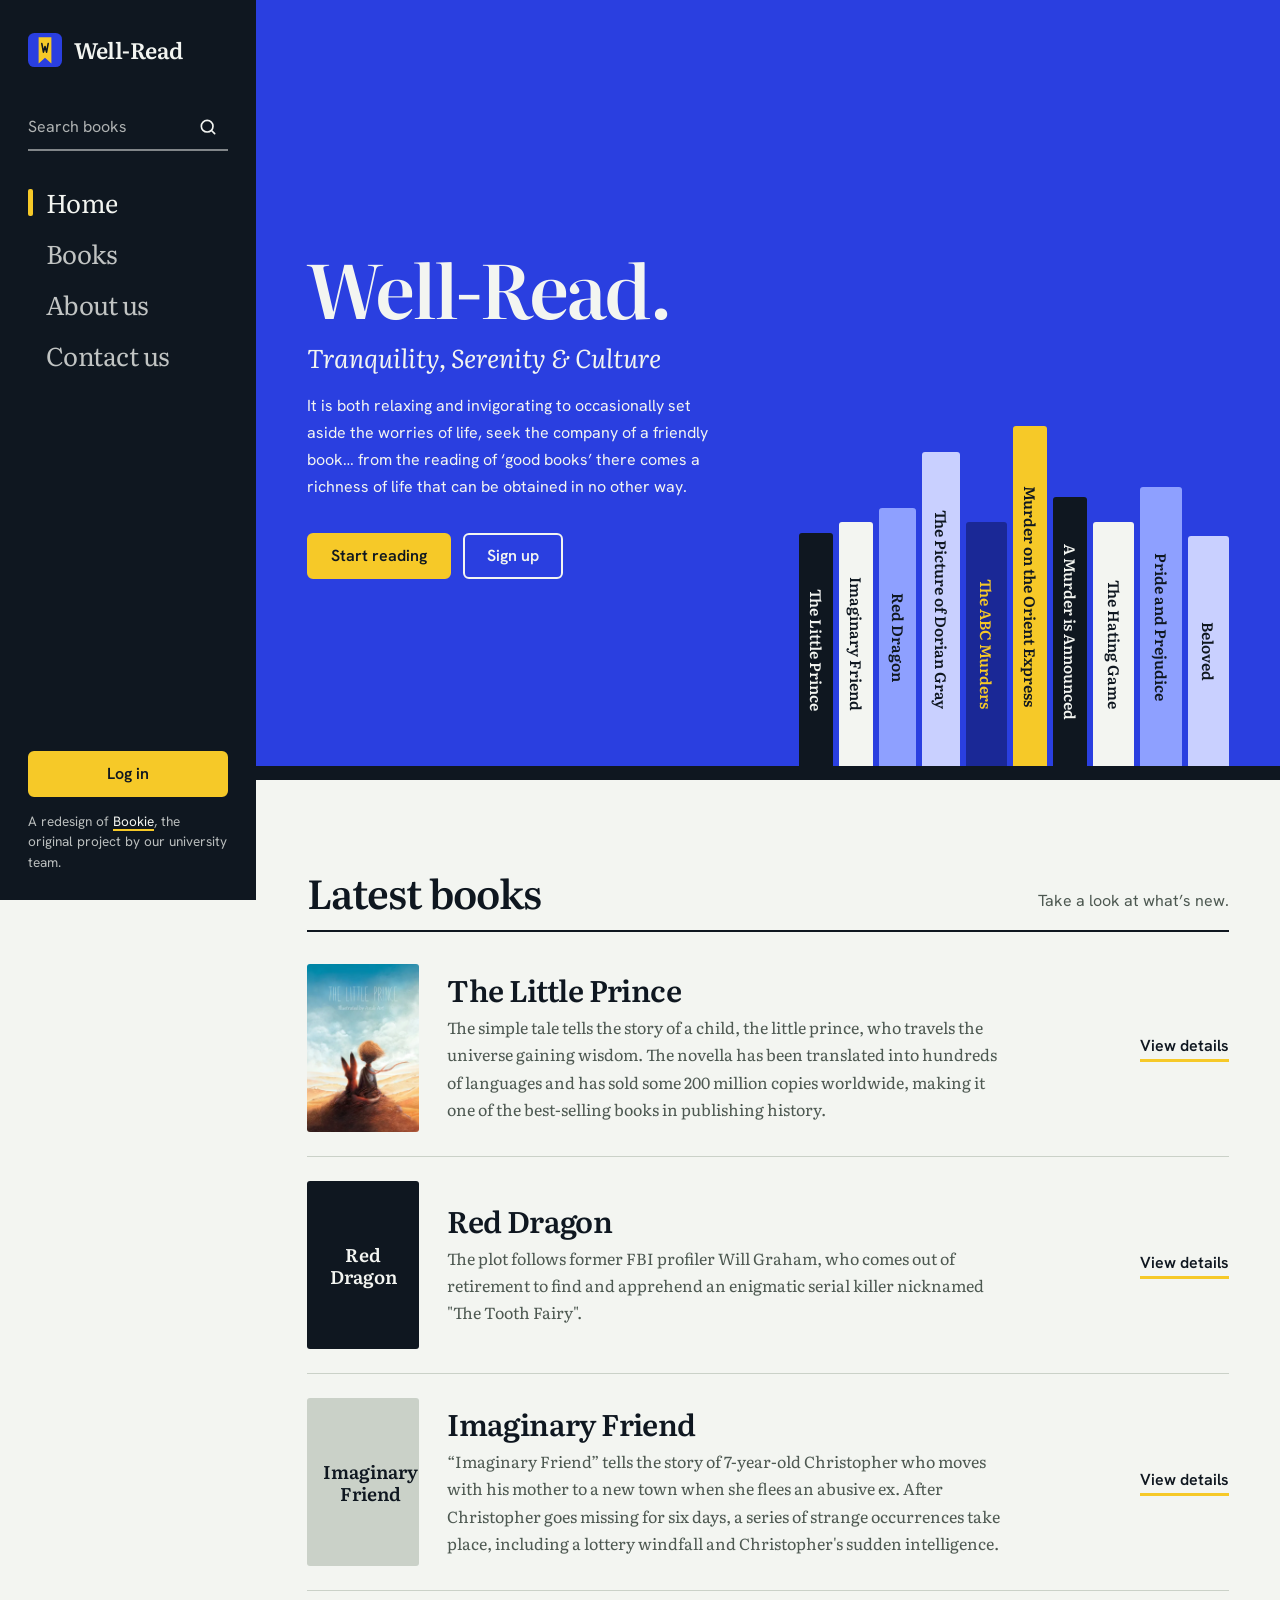
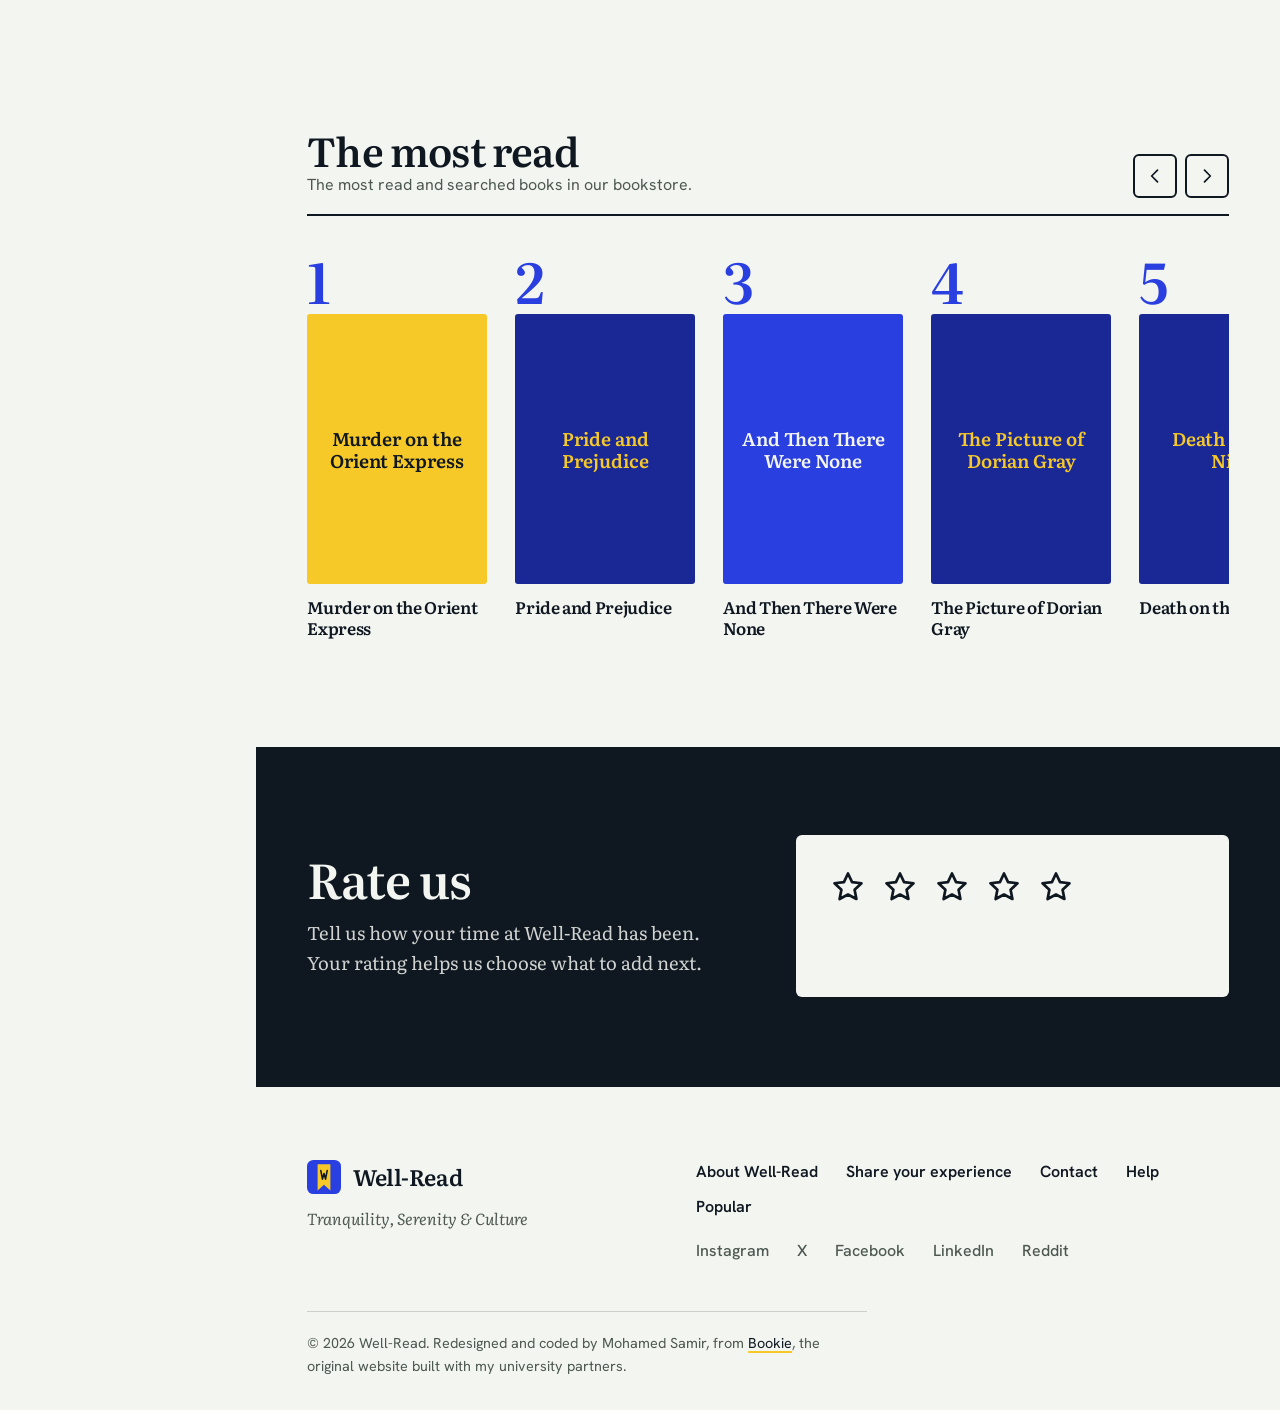
<file: index.html>
<!DOCTYPE html>
<html lang="en">

<head>
    <meta charset="UTF-8">
    <meta name="viewport" content="width=device-width, initial-scale=1.0">
    <title>Well-Read</title>
    <meta name="description" content="Well-Read: tranquility, serenity and culture. Discover the latest and most read books.">
    <meta name="theme-color" content="#2a3fe0">
    <link rel="icon" href="Assets/Images/logo.svg" type="image/svg+xml">
    <link rel="preconnect" href="https://fonts.googleapis.com">
    <link rel="preconnect" href="https://fonts.gstatic.com" crossorigin>
    <link href="https://fonts.googleapis.com/css2?family=Hanken+Grotesk:wght@400;500;600&family=Literata:ital,opsz,wght@0,7..72,400;0,7..72,600;1,7..72,400&display=swap" rel="stylesheet">
    <link rel="stylesheet" href="Assets/css/style.css">
    <script src="Assets/js/data.js" defer></script>
    <script src="Assets/js/main.js" defer></script>
    <script src="Assets/js/catalog.js" defer></script>
</head>

<body data-nav="home" data-page="home">
    <site-header></site-header>

    <main id="main">
        <section class="hero on-dark" id="home">
            <div class="hero-copy">
                <h1>Well-Read.</h1>
                <p class="tagline">Tranquility, Serenity &amp; Culture</p>
                <p class="intro">
                    It is both relaxing and invigorating to occasionally set aside the worries of life, seek the
                    company of a friendly book… from the reading of ‘good books’ there comes a richness of life that
                    can be obtained in no other way.
                </p>
                <div class="hero-actions">
                    <a href="books.html" class="btn btn-mark">Start reading</a>
                    <a href="signup.html" class="btn btn-line">Sign up</a>
                </div>
            </div>
            <div class="spines" id="spines" aria-label="A shelf of novels"></div>
        </section>

        <section class="block" id="latest">
            <div class="wrap">
                <div class="block-head">
                    <h2>Latest books</h2>
                    <p>Take a look at what’s new.</p>
                </div>
                <div id="latestList"></div>
            </div>
        </section>

        <section class="block block-tight" id="popular">
            <div class="wrap">
                <div class="block-head">
                    <div>
                        <h2>The most read</h2>
                        <p>The most read and searched books in our bookstore.</p>
                    </div>
                    <div class="shelf-tools">
                        <button class="shelf-btn" id="shelfPrev" type="button" aria-label="Scroll the shelf left"></button>
                        <button class="shelf-btn" id="shelfNext" type="button" aria-label="Scroll the shelf right"></button>
                    </div>
                </div>
                <div class="shelf" id="shelf" tabindex="0" aria-label="Most read books"></div>
            </div>
        </section>

        <section class="rate on-dark" id="feedback">
            <div>
                <h2>Rate us</h2>
                <p class="lead">Tell us how your time at Well-Read has been. Your rating helps us choose what to add next.</p>
            </div>
            <div class="rate-card">
                <div class="rate-thanks" id="rateThanks" hidden>
                    <p>Thanks for rating us!</p>
                    <button type="button" class="rate-edit" id="rateEdit">Edit your rating</button>
                </div>

                <form id="rateForm">
                    <fieldset class="stars">
                        <legend class="visually-hidden">Your rating</legend>
                        <input type="radio" name="rate" id="rate-5" value="5" required>
                        <label for="rate-5" title="5 stars"></label>
                        <input type="radio" name="rate" id="rate-4" value="4">
                        <label for="rate-4" title="4 stars"></label>
                        <input type="radio" name="rate" id="rate-3" value="3">
                        <label for="rate-3" title="3 stars"></label>
                        <input type="radio" name="rate" id="rate-2" value="2">
                        <label for="rate-2" title="2 stars"></label>
                        <input type="radio" name="rate" id="rate-1" value="1">
                        <label for="rate-1" title="1 star"></label>
                    </fieldset>

                    <p class="rate-message" id="rateMessage" aria-live="polite"></p>

                    <div class="rate-fields" id="rateFields" hidden>
                        <textarea name="comment" placeholder="Describe your experience.." aria-label="Describe your experience"></textarea>
                        <button type="submit" class="btn btn-block">Post rating</button>
                    </div>
                </form>
            </div>
        </section>
    </main>

    <site-footer></site-footer>
</body>

</html>
</file>
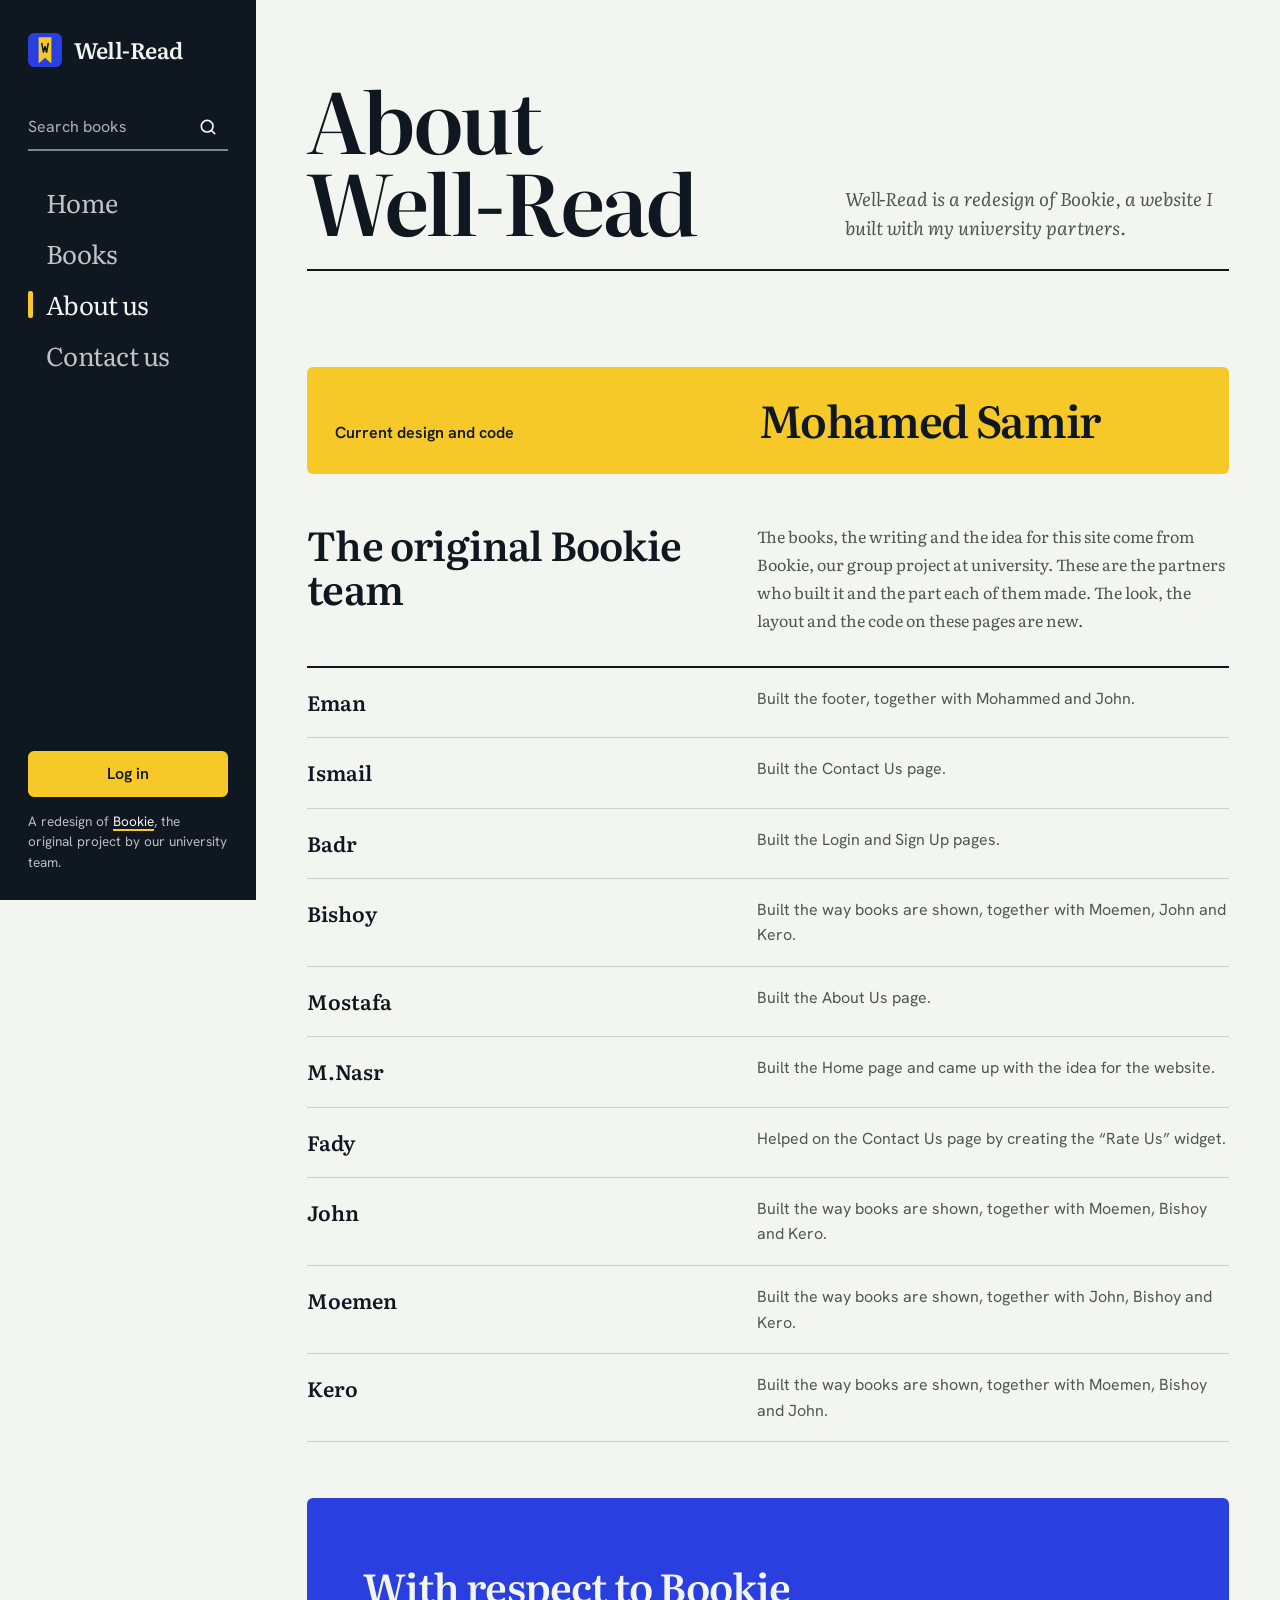
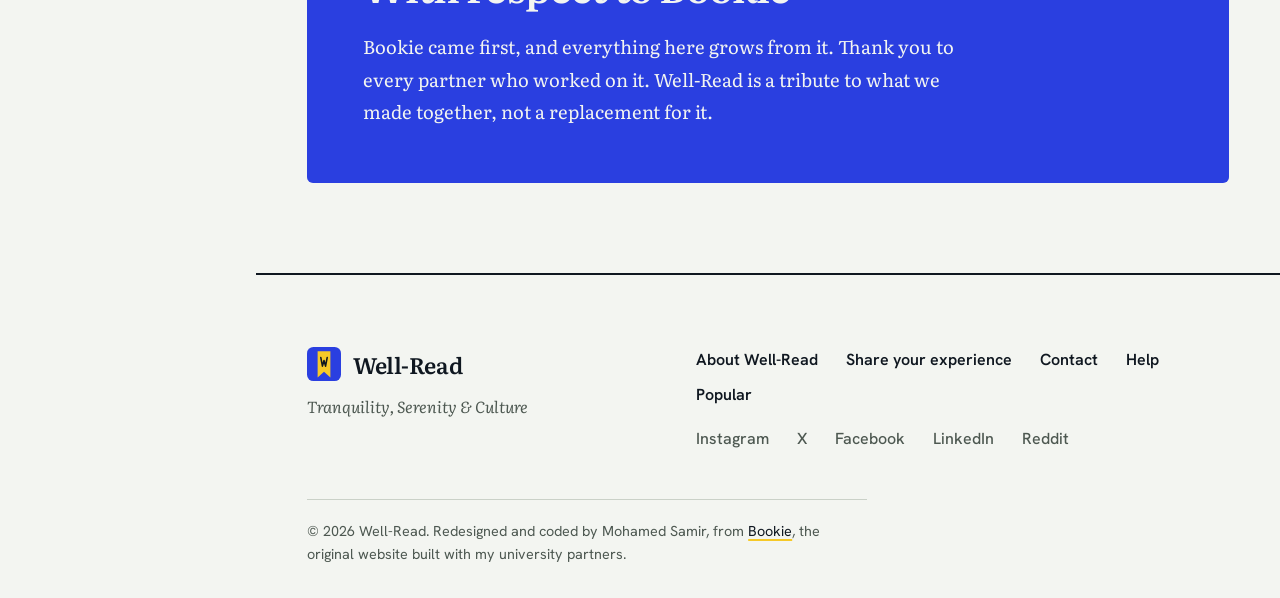
<file: about.html>
<!DOCTYPE html>
<html lang="en">

<head>
    <meta charset="UTF-8"> 
    <meta name="viewport" content="width=device-width, initial-scale=1.0">
    <title>About us · Well-Read</title>
    <meta name="description" content="Well-Read is a redesign of Bookie, a website built with university partners.">
    <meta name="theme-color" content="#2a3fe0">
    <link rel="icon" href="Assets/Images/logo.svg" type="image/svg+xml">
    <link rel="preconnect" href="https://fonts.googleapis.com">
    <link rel="preconnect" href="https://fonts.gstatic.com" crossorigin>
    <link href="https://fonts.googleapis.com/css2?family=Hanken+Grotesk:wght@400;500;600&family=Literata:ital,opsz,wght@0,7..72,400;0,7..72,600;1,7..72,400&display=swap" rel="stylesheet">
    <link rel="stylesheet" href="Assets/css/style.css">
    <script src="Assets/js/main.js" defer></script>
</head>

<body data-nav="about">
    <site-header></site-header>

    <main id="main">
        <header class="page-head">
            <div class="wrap">
                <h1>About <span class="nobr">Well-Read</span></h1>
                <p class="quote">Well-Read is a redesign of Bookie, a website I built with my university partners.</p>
            </div>
        </header>

        <section class="block block-tight">
            <div class="wrap">
                <div class="credit-lead">
                    <p class="credit-role">Current design and code</p>
                    <p class="credit-name" data-designer>Mohamed Samir</p>
                </div>

                <div class="lead-row" style="margin-bottom:32px">
                    <h2>The original Bookie team</h2>
                    <p>
                        The books, the writing and the idea for this site come from Bookie, our group project at
                        university. These are the partners who built it and the part each of them made. The look,
                        the layout and the code on these pages are new.
                    </p>
                </div>

                <dl class="credits">
                    <div><dt>Eman</dt><dd>Built the footer, together with Mohammed and John.</dd></div>
                    <div><dt>Ismail</dt><dd>Built the Contact Us page.</dd></div>
                    <div><dt>Badr</dt><dd>Built the Login and Sign Up pages.</dd></div>
                    <div><dt>Bishoy</dt><dd>Built the way books are shown, together with Moemen, John and Kero.</dd></div>
                    <div><dt>Mostafa</dt><dd>Built the About Us page.</dd></div>
                    <div><dt>M.Nasr</dt><dd>Built the Home page and came up with the idea for the website.</dd></div>
                    <div><dt>Fady</dt><dd>Helped on the Contact Us page by creating the “Rate Us” widget.</dd></div>
                    <div><dt>John</dt><dd>Built the way books are shown, together with Moemen, Bishoy and Kero.</dd></div>
                    <div><dt>Moemen</dt><dd>Built the way books are shown, together with John, Bishoy and Kero.</dd></div>
                    <div><dt>Kero</dt><dd>Built the way books are shown, together with Moemen, Bishoy and John.</dd></div>
                </dl>

                <aside class="respect on-dark" id="bookie">
                    <h2>With respect to Bookie</h2>
                    <p>
                        Bookie came first, and everything here grows from it. Thank you to every partner who worked on
                        it. Well-Read is a tribute to what we made together, not a replacement for it.
                    </p>
                </aside>
            </div>
        </section>
    </main>

    <site-footer></site-footer>
</body>

</html>
</file>
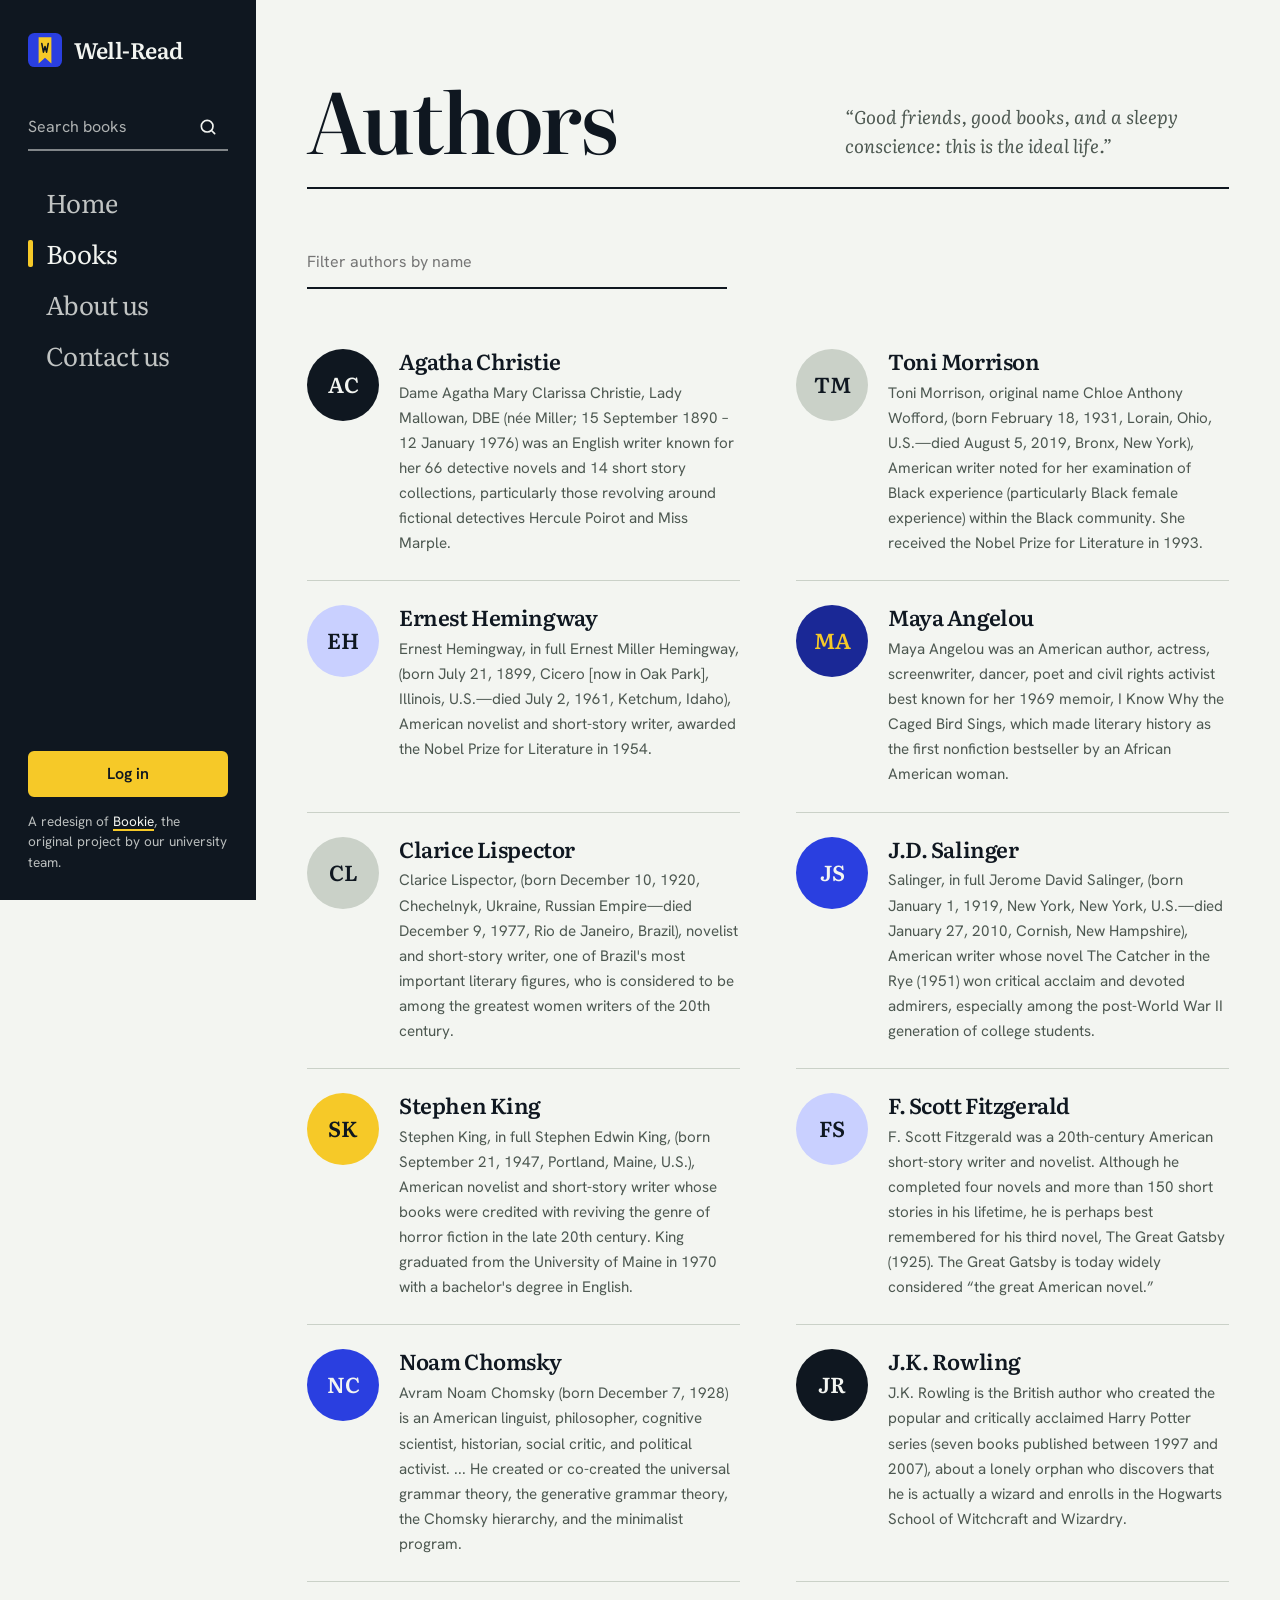
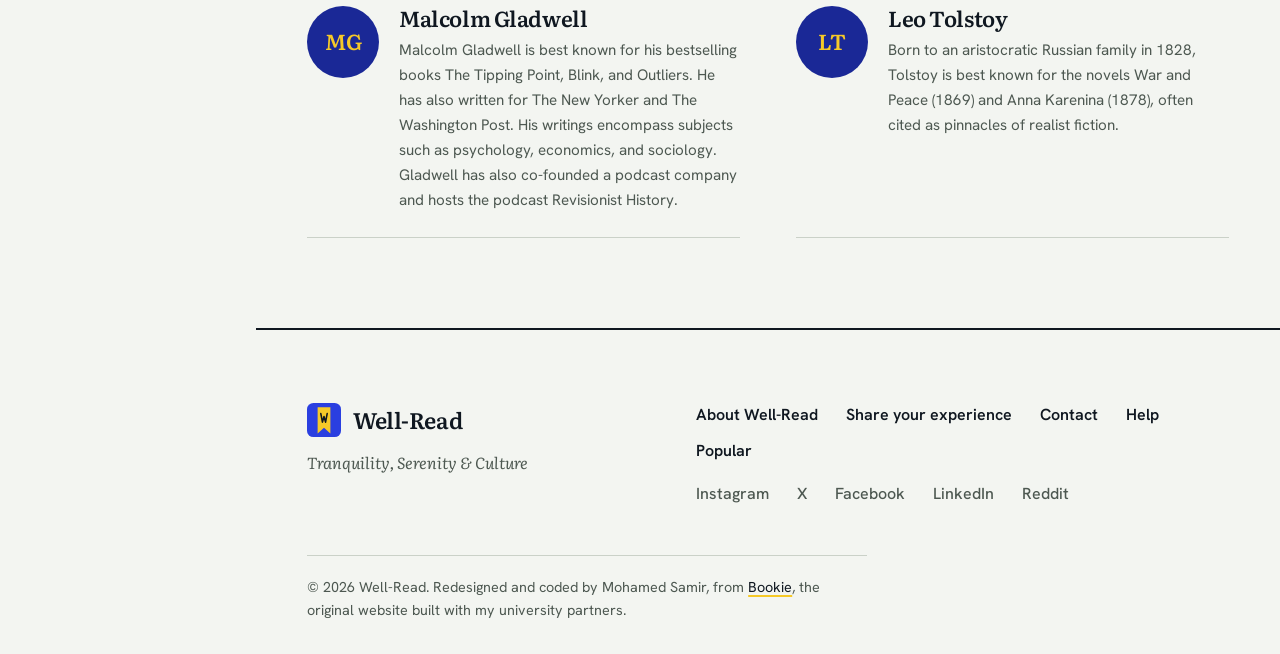
<file: authors.html>
<!DOCTYPE html>
<html lang="en">

<head>
    <meta charset="UTF-8">
    <meta name="viewport" content="width=device-width, initial-scale=1.0">
    <title>Authors · Well-Read</title>
    <meta name="description" content="Meet the authors behind your favourite books.">
    <meta name="theme-color" content="#2a3fe0">
    <link rel="icon" href="Assets/Images/logo.svg" type="image/svg+xml">
    <link rel="preconnect" href="https://fonts.googleapis.com">
    <link rel="preconnect" href="https://fonts.gstatic.com" crossorigin>
    <link href="https://fonts.googleapis.com/css2?family=Hanken+Grotesk:wght@400;500;600&family=Literata:ital,opsz,wght@0,7..72,400;0,7..72,600;1,7..72,400&display=swap" rel="stylesheet">
    <link rel="stylesheet" href="Assets/css/style.css">
    <script src="Assets/js/data.js" defer></script>
    <script src="Assets/js/main.js" defer></script>
    <script src="Assets/js/catalog.js" defer></script>
</head>

<body data-nav="books" data-page="authors">
    <site-header></site-header>

    <main id="main">
        <header class="page-head">
            <div class="wrap">
                <h1>Authors</h1>
                <p class="quote">“Good friends, good books, and a sleepy conscience: this is the ideal life.”</p>
            </div>
        </header>

        <section class="block block-tight">
            <div class="wrap">
                <div class="filter"><label class="visually-hidden" for="filter">Filter authors</label><input id="filter" type="search" placeholder="Filter authors by name"></div>
                <div class="author-list" id="grid"></div>
            </div>
        </section>
    </main>

    <site-footer></site-footer>
</body>

</html>
</file>
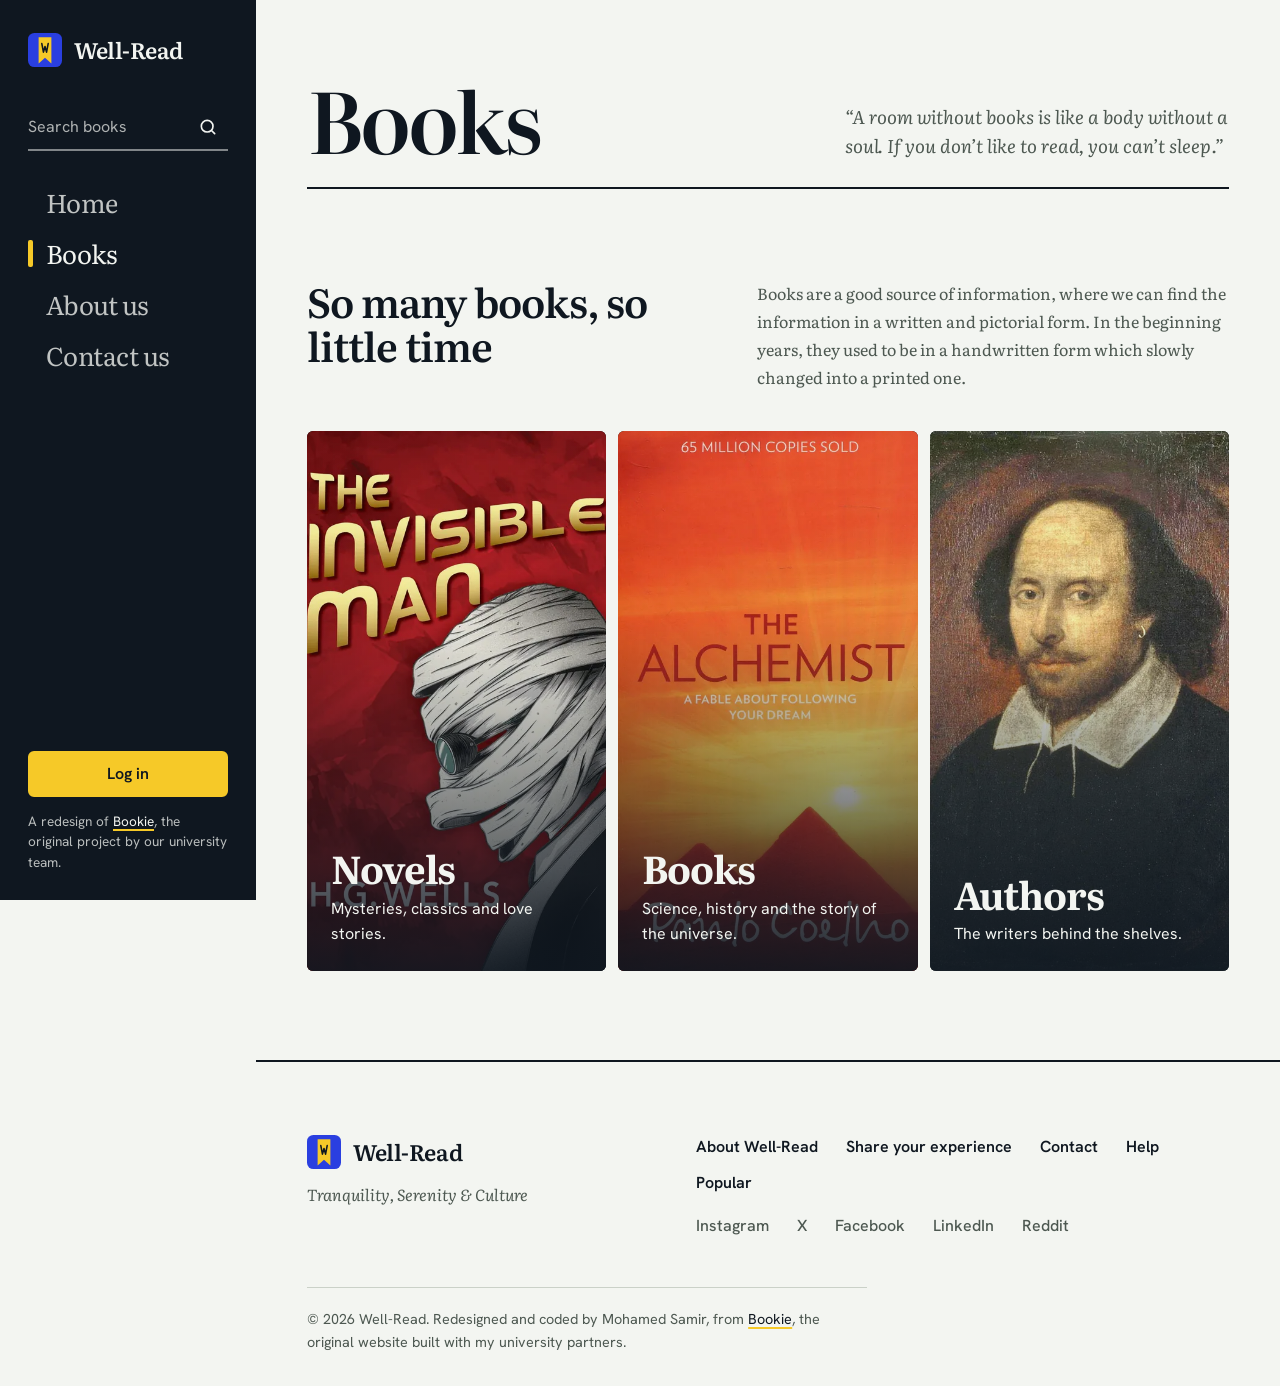
<file: books.html>
<!DOCTYPE html>
<html lang="en">

<head>
    <meta charset="UTF-8">
    <meta name="viewport" content="width=device-width, initial-scale=1.0">
    <title>Books · Well-Read</title>
    <meta name="description" content="Browse novels, books and authors at Well-Read.">
    <meta name="theme-color" content="#2a3fe0">
    <link rel="icon" href="Assets/Images/logo.svg" type="image/svg+xml">
    <link rel="preconnect" href="https://fonts.googleapis.com">
    <link rel="preconnect" href="https://fonts.gstatic.com" crossorigin>
    <link href="https://fonts.googleapis.com/css2?family=Hanken+Grotesk:wght@400;500;600&family=Literata:ital,opsz,wght@0,7..72,400;0,7..72,600;1,7..72,400&display=swap" rel="stylesheet">
    <link rel="stylesheet" href="Assets/css/style.css">
    <script src="Assets/js/main.js" defer></script>
</head>

<body data-nav="books">
    <site-header></site-header>

    <main id="main">
        <header class="page-head">
            <div class="wrap">
                <h1>Books</h1>
                <p class="quote">“A room without books is like a body without a soul. If you don’t like to read, you can’t sleep.”</p>
            </div>
        </header>

        <section class="block">
            <div class="wrap">
                <div class="lead-row">
                    <h2>So many books, so little time</h2>
                    <p>
                        Books are a good source of information, where we can find the information in a written and
                        pictorial form. In the beginning years, they used to be in a handwritten form which slowly
                        changed into a printed one.
                    </p>
                </div>
                <div class="panels">
                    <a class="panel-link" href="novels.html">
                        <img src="Assets/Images/sections/novels.webp" alt="" loading="lazy">
                        <span class="panel-text"><strong>Novels</strong><span>Mysteries, classics and love stories.</span></span>
                    </a>
                    <a class="panel-link" href="library.html">
                        <img src="Assets/Images/sections/books.webp" alt="" loading="lazy">
                        <span class="panel-text"><strong>Books</strong><span>Science, history and the story of the universe.</span></span>
                    </a>
                    <a class="panel-link" href="authors.html">
                        <img src="Assets/Images/sections/authors.webp" alt="" loading="lazy">
                        <span class="panel-text"><strong>Authors</strong><span>The writers behind the shelves.</span></span>
                    </a>
                </div>
            </div>
        </section>
    </main>

    <site-footer></site-footer>
</body>

</html>
</file>
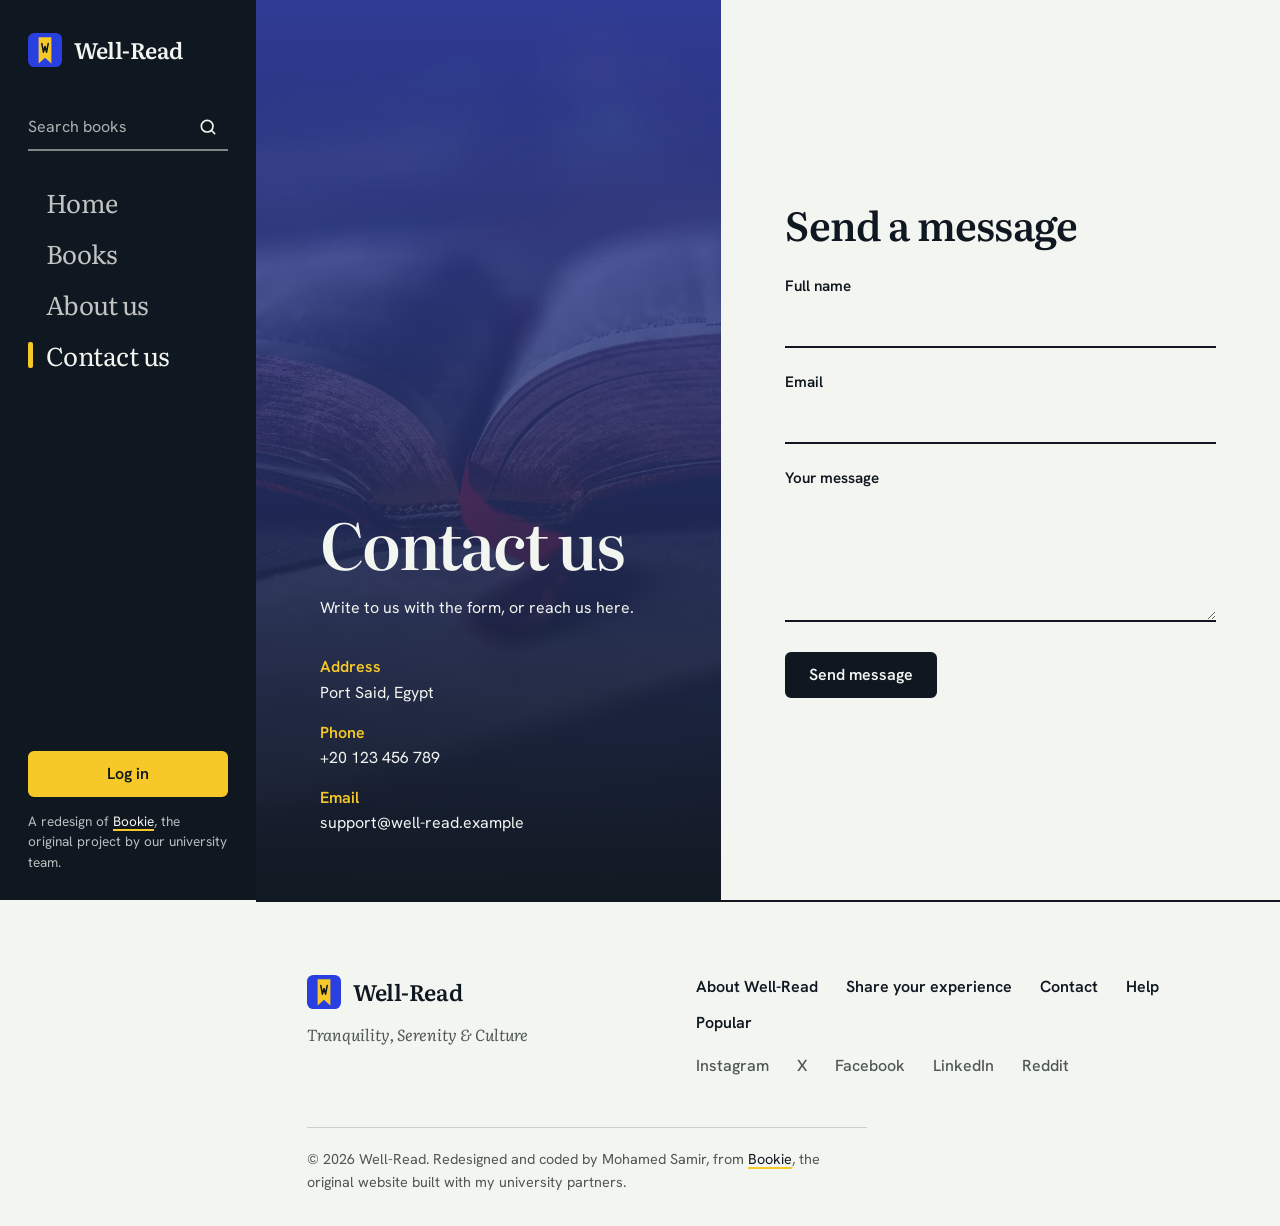
<file: contact.html>
<!DOCTYPE html>
<html lang="en">

<head>
    <meta charset="UTF-8">
    <meta name="viewport" content="width=device-width, initial-scale=1.0">
    <title>Contact us · Well-Read</title>
    <meta name="description" content="Get in touch with the Well-Read team.">
    <meta name="theme-color" content="#2a3fe0">
    <link rel="icon" href="Assets/Images/logo.svg" type="image/svg+xml">
    <link rel="preconnect" href="https://fonts.googleapis.com">
    <link rel="preconnect" href="https://fonts.gstatic.com" crossorigin>
    <link href="https://fonts.googleapis.com/css2?family=Hanken+Grotesk:wght@400;500;600&family=Literata:ital,opsz,wght@0,7..72,400;0,7..72,600;1,7..72,400&display=swap" rel="stylesheet">
    <link rel="stylesheet" href="Assets/css/style.css">
    <script src="Assets/js/main.js" defer></script>
</head>

<body data-nav="contact">
    <site-header></site-header>

    <main id="main">
        <section class="split">
            <div class="split-aside aside-contact on-dark">
                <h1>Contact us</h1>
                <p>Write to us with the form, or reach us here.</p>
                <dl class="details">
                    <dt>Address</dt><dd>Port Said, Egypt</dd>
                    <dt>Phone</dt><dd>+20 123 456 789</dd>
                    <dt>Email</dt><dd>support@well-read.example</dd>
                </dl>
            </div>

            <div class="split-main">
                <div class="form-card">
                    <h2>Send a message</h2>
                    <form id="contactForm">
                        <div class="field">
                            <label for="name">Full name</label>
                            <input id="name" type="text" required autocomplete="name">
                        </div>
                        <div class="field">
                            <label for="email">Email</label>
                            <input id="email" type="email" required autocomplete="email">
                        </div>
                        <div class="field">
                            <label for="message">Your message</label>
                            <textarea id="message" required></textarea>
                        </div>
                        <button class="btn" type="submit">Send message</button>
                    </form>
                </div>
            </div>
        </section>
    </main>

    <site-footer></site-footer>
</body>

</html>
</file>
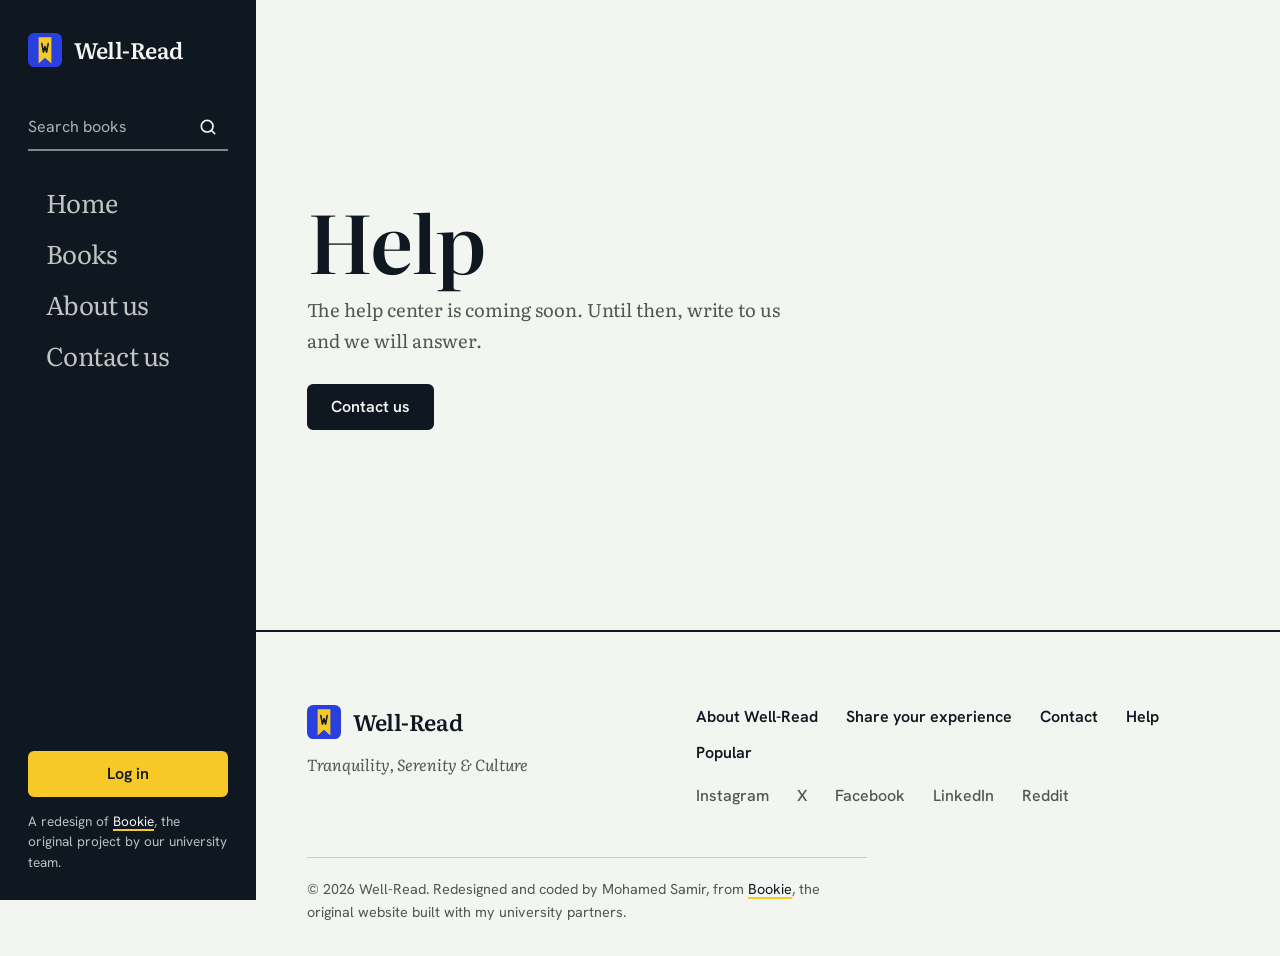
<file: help.html>
<!DOCTYPE html>
<html lang="en">

<head>
    <meta charset="UTF-8">
    <meta name="viewport" content="width=device-width, initial-scale=1.0">
    <title>Help · Well-Read</title>
    <meta name="description" content="Well-Read help.">
    <meta name="theme-color" content="#2a3fe0">
    <link rel="icon" href="Assets/Images/logo.svg" type="image/svg+xml">
    <link rel="preconnect" href="https://fonts.googleapis.com">
    <link rel="preconnect" href="https://fonts.gstatic.com" crossorigin>
    <link href="https://fonts.googleapis.com/css2?family=Hanken+Grotesk:wght@400;500;600&family=Literata:ital,opsz,wght@0,7..72,400;0,7..72,600;1,7..72,400&display=swap" rel="stylesheet">
    <link rel="stylesheet" href="Assets/css/style.css">
    <script src="Assets/js/main.js" defer></script>
</head>

<body data-nav="">
    <site-header></site-header>

    <main id="main">
        <section class="soon">
            <div>
                <h1>Help</h1>
                <p>The help center is coming soon. Until then, write to us and we will answer.</p>
                <a class="btn" href="contact.html">Contact us</a>
            </div>
        </section>
    </main>

    <site-footer></site-footer>
</body>

</html>
</file>
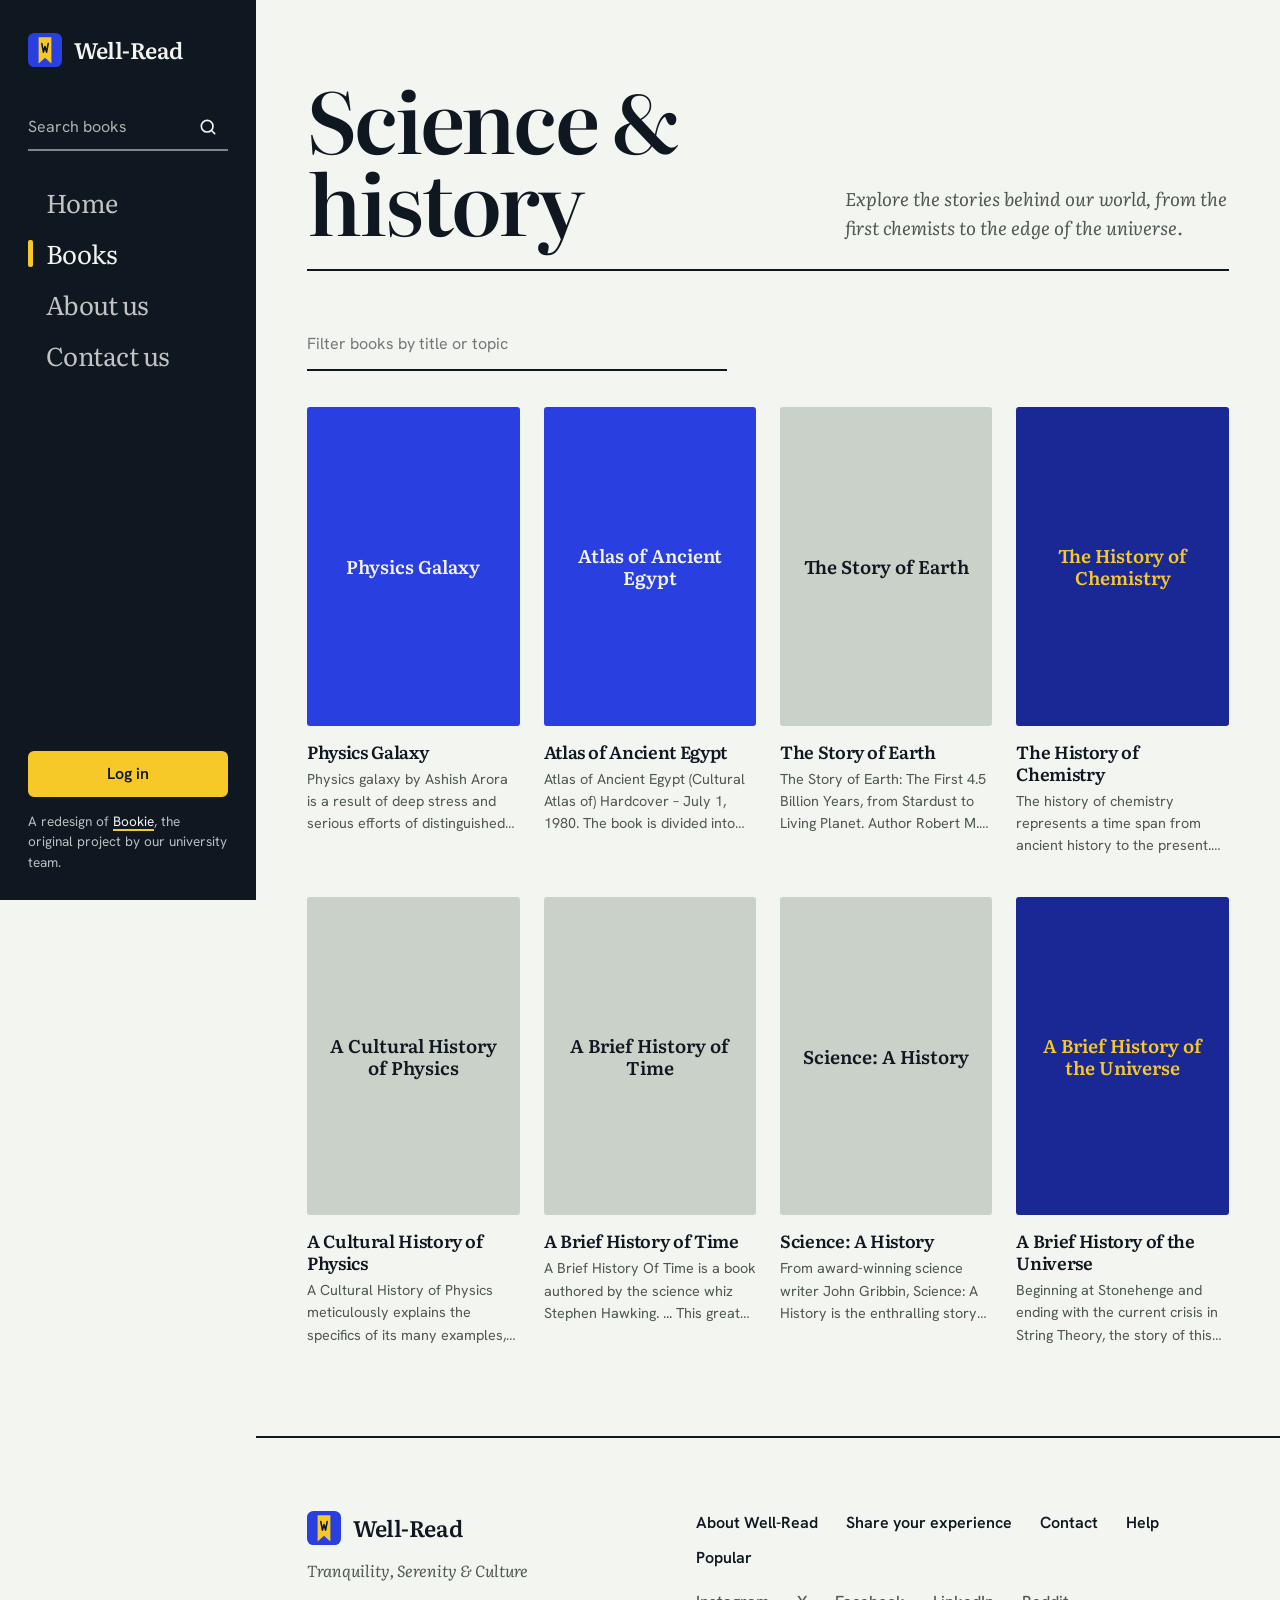
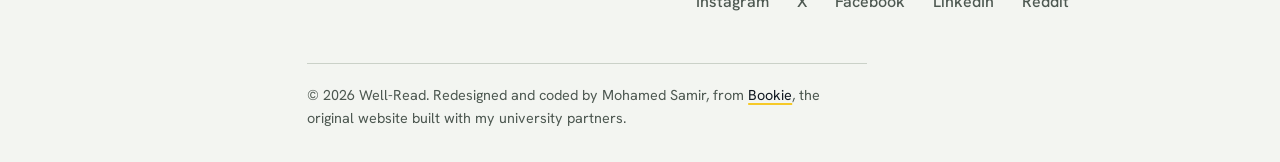
<file: library.html>
<!DOCTYPE html>
<html lang="en">

<head>
    <meta charset="UTF-8">
    <meta name="viewport" content="width=device-width, initial-scale=1.0">
    <title>Books · Well-Read</title>
    <meta name="description" content="Science, history and culture books at Well-Read.">
    <meta name="theme-color" content="#2a3fe0">
    <link rel="icon" href="Assets/Images/logo.svg" type="image/svg+xml">
    <link rel="preconnect" href="https://fonts.googleapis.com">
    <link rel="preconnect" href="https://fonts.gstatic.com" crossorigin>
    <link href="https://fonts.googleapis.com/css2?family=Hanken+Grotesk:wght@400;500;600&family=Literata:ital,opsz,wght@0,7..72,400;0,7..72,600;1,7..72,400&display=swap" rel="stylesheet">
    <link rel="stylesheet" href="Assets/css/style.css">
    <script src="Assets/js/data.js" defer></script>
    <script src="Assets/js/main.js" defer></script>
    <script src="Assets/js/catalog.js" defer></script>
</head>

<body data-nav="books" data-page="library">
    <site-header></site-header>

    <main id="main">
        <header class="page-head">
            <div class="wrap">
                <h1>Science &amp; history</h1>
                <p class="quote">Explore the stories behind our world, from the first chemists to the edge of the universe.</p>
            </div>
        </header>

        <section class="block block-tight">
            <div class="wrap">
                <div class="filter"><label class="visually-hidden" for="filter">Filter books</label><input id="filter" type="search" placeholder="Filter books by title or topic"></div>
                <div class="cards" id="grid"></div>
            </div>
        </section>
    </main>

    <site-footer></site-footer>
</body>

</html>
</file>
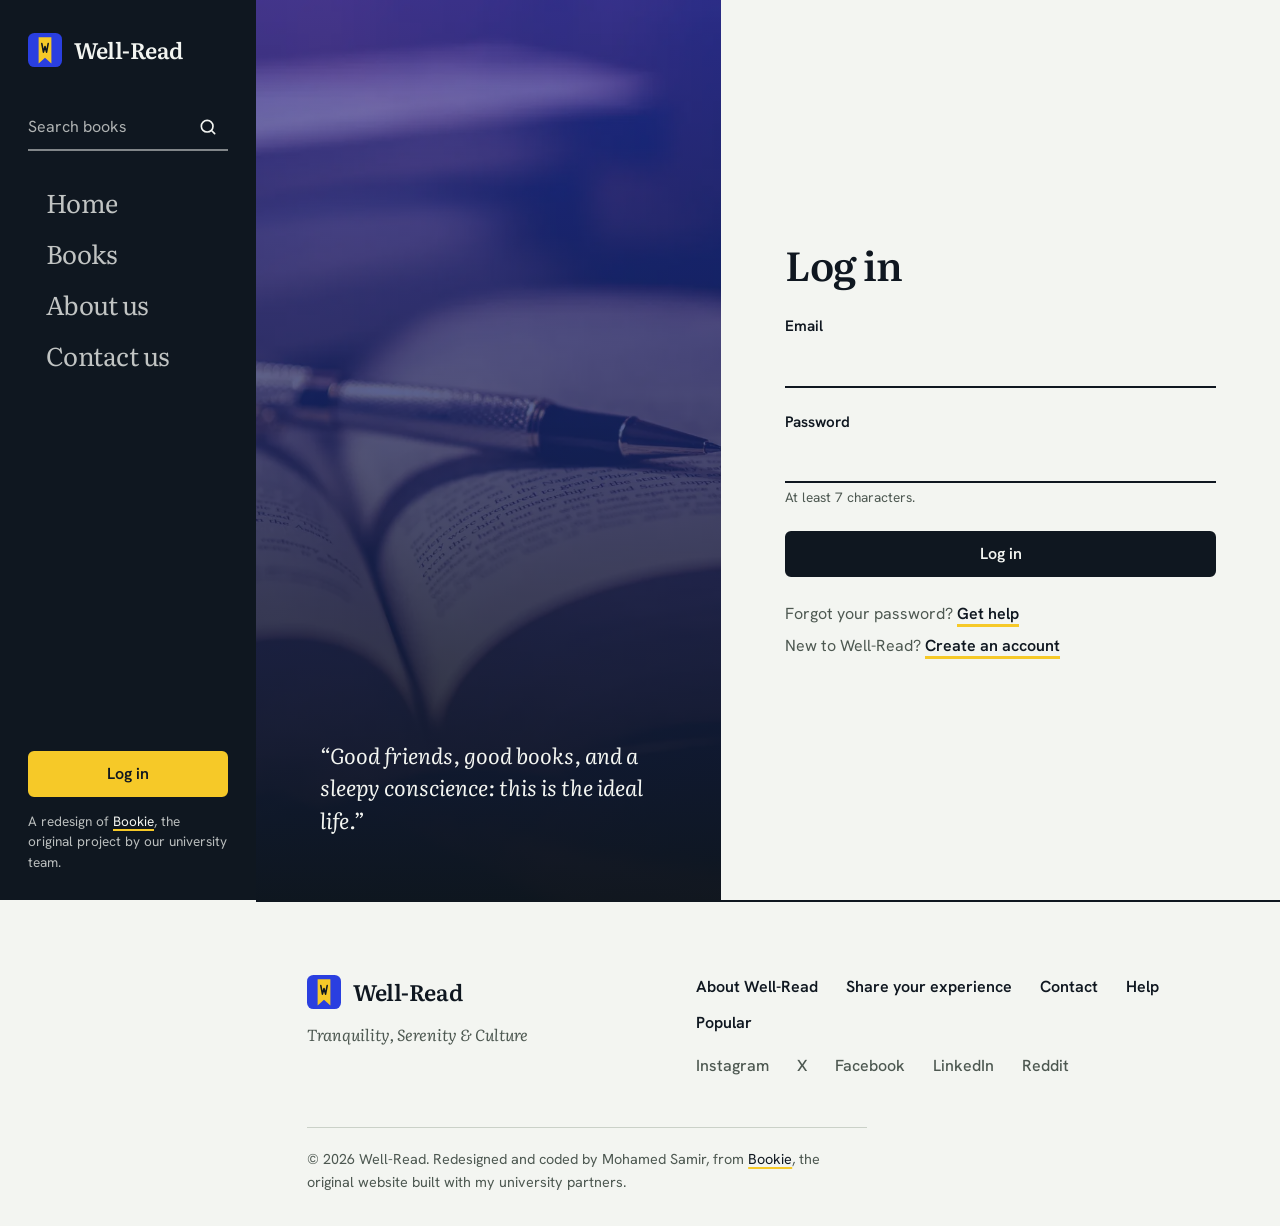
<file: login.html>
<!DOCTYPE html>
<html lang="en">

<head>
    <meta charset="UTF-8">
    <meta name="viewport" content="width=device-width, initial-scale=1.0">
    <title>Log in · Well-Read</title>
    <meta name="description" content="Log in to Well-Read (demo).">
    <meta name="theme-color" content="#2a3fe0">
    <link rel="icon" href="Assets/Images/logo.svg" type="image/svg+xml">
    <link rel="preconnect" href="https://fonts.googleapis.com">
    <link rel="preconnect" href="https://fonts.gstatic.com" crossorigin>
    <link href="https://fonts.googleapis.com/css2?family=Hanken+Grotesk:wght@400;500;600&family=Literata:ital,opsz,wght@0,7..72,400;0,7..72,600;1,7..72,400&display=swap" rel="stylesheet">
    <link rel="stylesheet" href="Assets/css/style.css">
    <script src="Assets/js/main.js" defer></script>
</head>

<body data-nav="login">
    <site-header></site-header>

    <main id="main">
        <section class="split">
            <div class="split-aside aside-auth on-dark">
                <p class="quote">“Good friends, good books, and a sleepy conscience: this is the ideal life.”</p>
            </div>

            <div class="split-main">
                <div class="form-card">
                    <h2>Log in</h2>
                    <form id="authForm">
                        <div class="field">
                            <label for="email">Email</label>
                            <input id="email" type="email" required autocomplete="email">
                        </div>
                        <div class="field">
                            <label for="password">Password</label>
                            <input id="password" type="password" required minlength="7" autocomplete="current-password">
                            <p class="hint">At least 7 characters.</p>
                        </div>
                        <button class="btn btn-block" type="submit">Log in</button>
                    </form>
                    <div class="form-links">
                        <p>Forgot your password? <a href="help.html">Get help</a></p>
                        <p>New to Well-Read? <a href="signup.html">Create an account</a></p>
                    </div>
                </div>
            </div>
        </section>
    </main>

    <site-footer></site-footer>
</body>

</html>
</file>
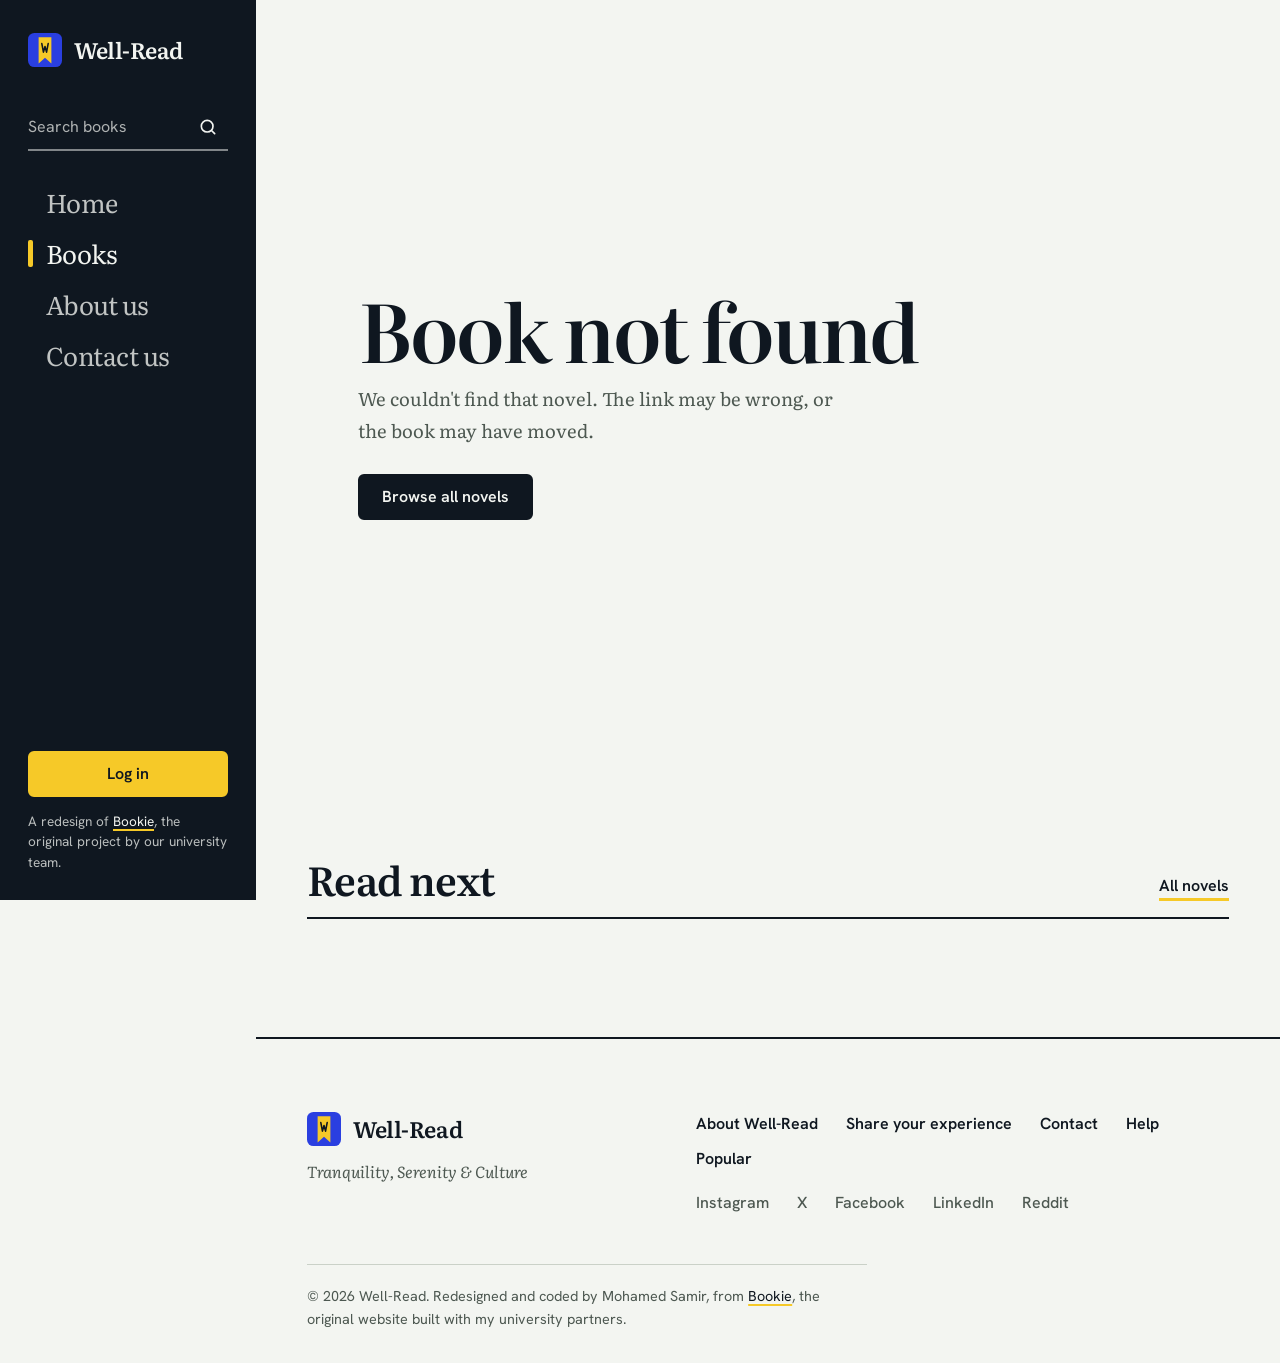
<file: novel.html>
<!DOCTYPE html>
<html lang="en">

<head>
    <meta charset="UTF-8">
    <meta name="viewport" content="width=device-width, initial-scale=1.0">
    <title>Novel · Well-Read</title>
    <meta name="description" content="Read about this novel and where to buy it.">
    <meta name="theme-color" content="#2a3fe0">
    <link rel="icon" href="Assets/Images/logo.svg" type="image/svg+xml">
    <link rel="preconnect" href="https://fonts.googleapis.com">
    <link rel="preconnect" href="https://fonts.gstatic.com" crossorigin>
    <link href="https://fonts.googleapis.com/css2?family=Hanken+Grotesk:wght@400;500;600&family=Literata:ital,opsz,wght@0,7..72,400;0,7..72,600;1,7..72,400&display=swap" rel="stylesheet">
    <link rel="stylesheet" href="Assets/css/style.css">
    <script src="Assets/js/data.js" defer></script>
    <script src="Assets/js/main.js" defer></script>
    <script src="Assets/js/catalog.js" defer></script>
</head>

<body data-nav="books" data-page="novel">
    <site-header></site-header>

    <main id="main">
        <section class="block" id="detail">
        </section>

        <section class="block block-tight">
            <div class="wrap">
                <div class="block-head"><h2>Read next</h2><a class="link-more" href="novels.html">All novels</a></div>
                <div class="cards" id="moreGrid" style="margin-top:28px"></div>
            </div>
        </section>
    </main>

    <site-footer></site-footer>
</body>

</html>
</file>
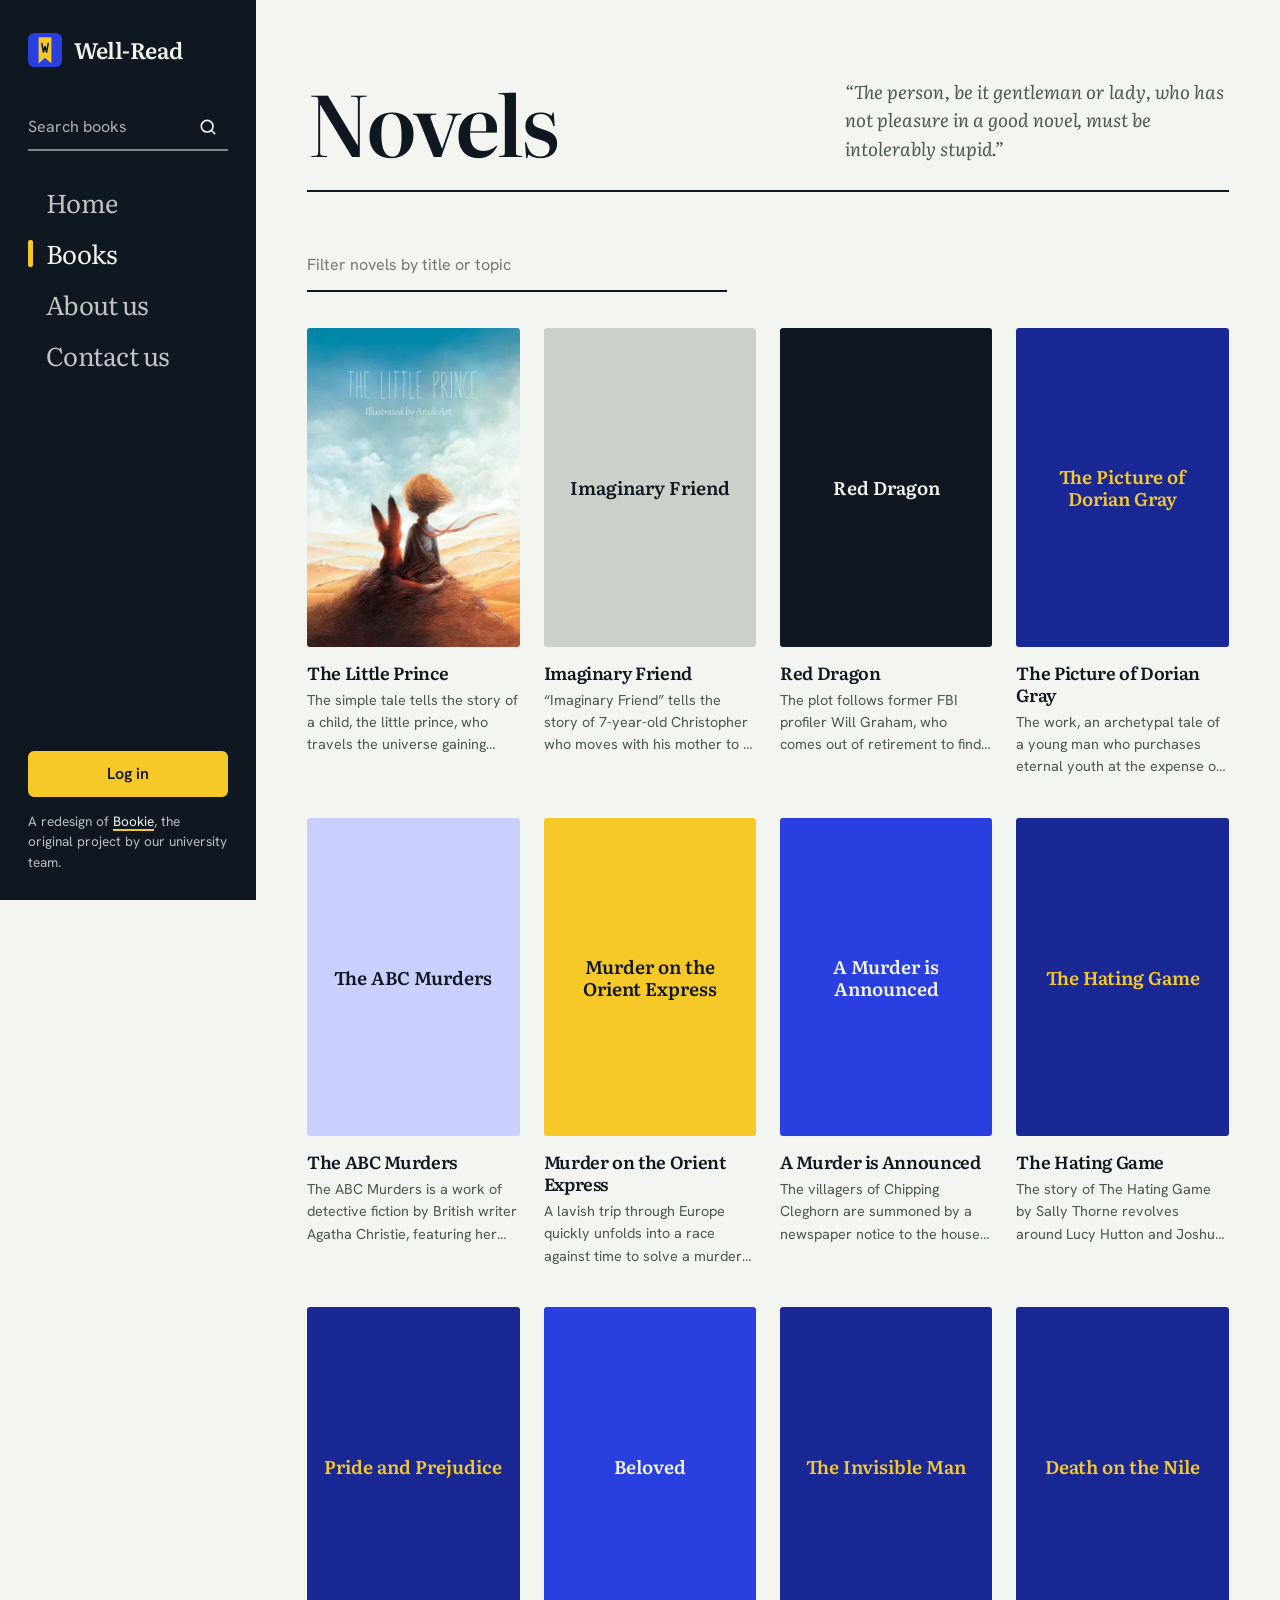
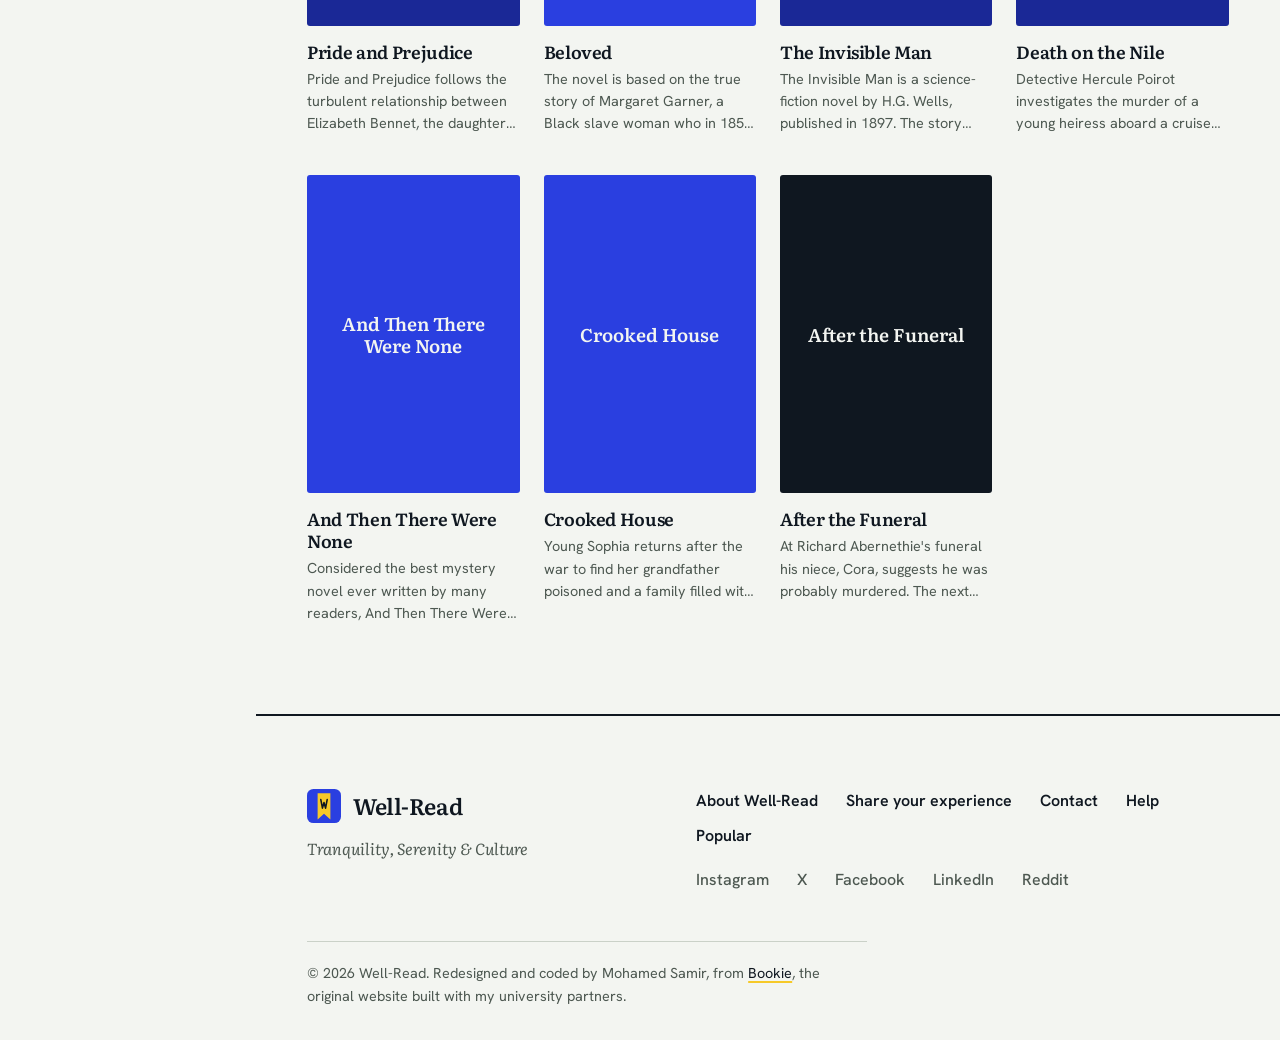
<file: novels.html>
<!DOCTYPE html>
<html lang="en">

<head>
    <meta charset="UTF-8">
    <meta name="viewport" content="width=device-width, initial-scale=1.0">
    <title>Novels · Well-Read</title>
    <meta name="description" content="Browse every novel in the Well-Read collection.">
    <meta name="theme-color" content="#2a3fe0">
    <link rel="icon" href="Assets/Images/logo.svg" type="image/svg+xml">
    <link rel="preconnect" href="https://fonts.googleapis.com">
    <link rel="preconnect" href="https://fonts.gstatic.com" crossorigin>
    <link href="https://fonts.googleapis.com/css2?family=Hanken+Grotesk:wght@400;500;600&family=Literata:ital,opsz,wght@0,7..72,400;0,7..72,600;1,7..72,400&display=swap" rel="stylesheet">
    <link rel="stylesheet" href="Assets/css/style.css">
    <script src="Assets/js/data.js" defer></script>
    <script src="Assets/js/main.js" defer></script>
    <script src="Assets/js/catalog.js" defer></script>
</head>

<body data-nav="books" data-page="novels">
    <site-header></site-header>

    <main id="main">
        <header class="page-head">
            <div class="wrap">
                <h1>Novels</h1>
                <p class="quote">“The person, be it gentleman or lady, who has not pleasure in a good novel, must be intolerably stupid.”</p>
            </div>
        </header>

        <section class="block block-tight">
            <div class="wrap">
                <div class="filter"><label class="visually-hidden" for="filter">Filter novels</label><input id="filter" type="search" placeholder="Filter novels by title or topic"></div>
                <div class="cards" id="grid"></div>
            </div>
        </section>
    </main>

    <site-footer></site-footer>
</body>

</html>
</file>
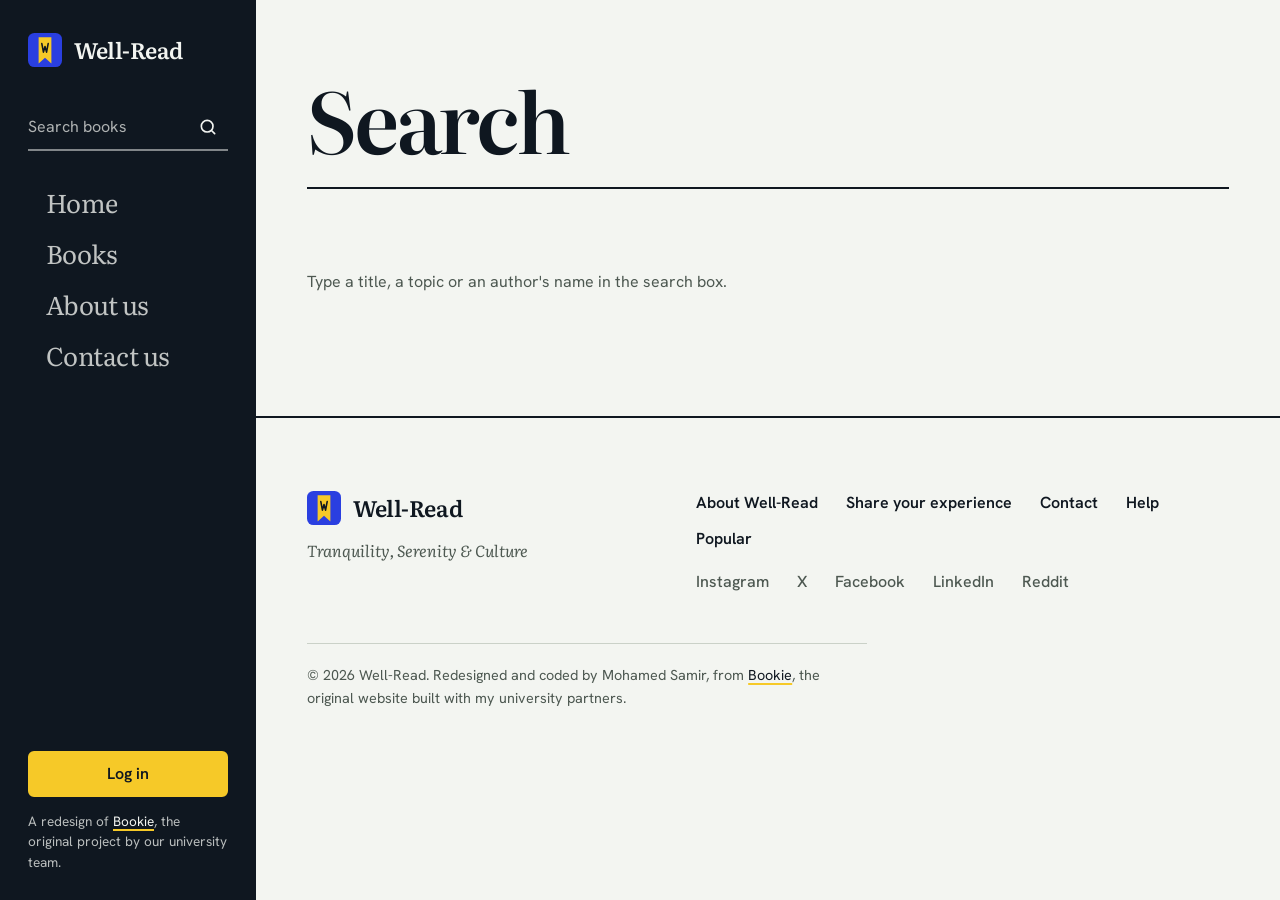
<file: search.html>
<!DOCTYPE html>
<html lang="en">

<head>
    <meta charset="UTF-8">
    <meta name="viewport" content="width=device-width, initial-scale=1.0">
    <title>Search · Well-Read</title>
    <meta name="description" content="Search novels, books and authors.">
    <meta name="theme-color" content="#2a3fe0">
    <link rel="icon" href="Assets/Images/logo.svg" type="image/svg+xml">
    <link rel="preconnect" href="https://fonts.googleapis.com">
    <link rel="preconnect" href="https://fonts.gstatic.com" crossorigin>
    <link href="https://fonts.googleapis.com/css2?family=Hanken+Grotesk:wght@400;500;600&family=Literata:ital,opsz,wght@0,7..72,400;0,7..72,600;1,7..72,400&display=swap" rel="stylesheet">
    <link rel="stylesheet" href="Assets/css/style.css">
    <script src="Assets/js/data.js" defer></script>
    <script src="Assets/js/main.js" defer></script>
    <script src="Assets/js/catalog.js" defer></script>
</head>

<body data-nav="" data-page="search">
    <site-header></site-header>

    <main id="main">
        <header class="page-head">
            <div class="wrap">
                <h1 id="searchTitle">Search</h1>
            </div>
        </header>

        <section class="block block-tight">
            <div class="wrap" id="results"></div>
        </section>
    </main>

    <site-footer></site-footer>
</body>

</html>
</file>
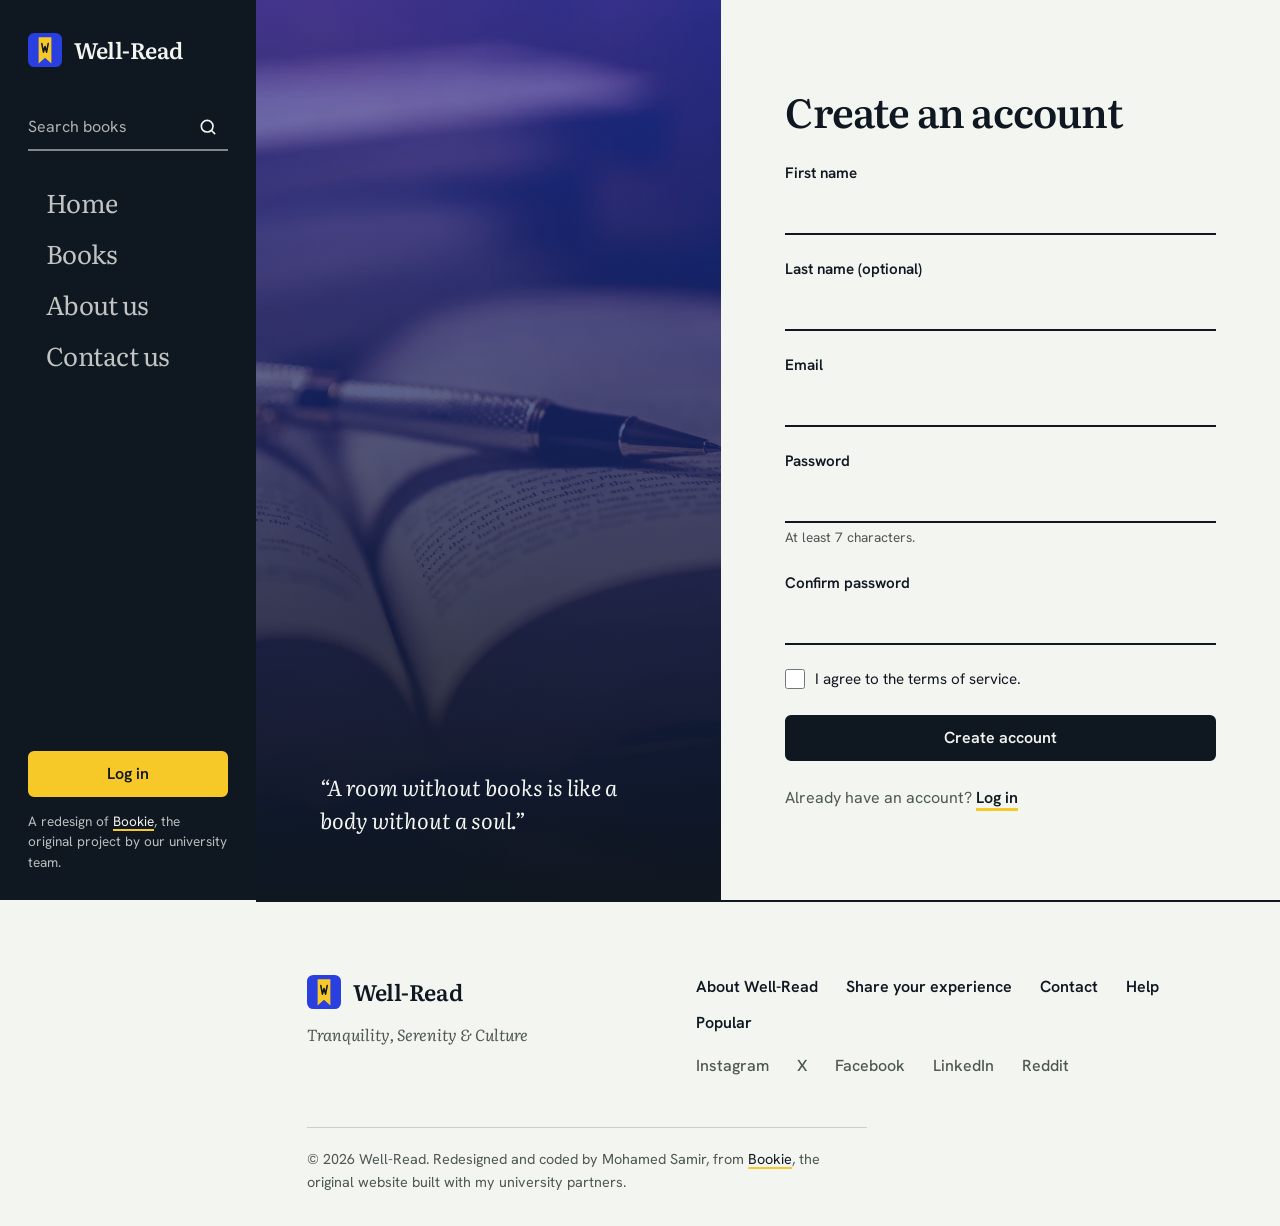
<file: signup.html>
<!DOCTYPE html>
<html lang="en">

<head>
    <meta charset="UTF-8">
    <meta name="viewport" content="width=device-width, initial-scale=1.0">
    <title>Create an account · Well-Read</title>
    <meta name="description" content="Create a Well-Read account (demo).">
    <meta name="theme-color" content="#2a3fe0">
    <link rel="icon" href="Assets/Images/logo.svg" type="image/svg+xml">
    <link rel="preconnect" href="https://fonts.googleapis.com">
    <link rel="preconnect" href="https://fonts.gstatic.com" crossorigin>
    <link href="https://fonts.googleapis.com/css2?family=Hanken+Grotesk:wght@400;500;600&family=Literata:ital,opsz,wght@0,7..72,400;0,7..72,600;1,7..72,400&display=swap" rel="stylesheet">
    <link rel="stylesheet" href="Assets/css/style.css">
    <script src="Assets/js/main.js" defer></script>
</head>

<body data-nav="login">
    <site-header></site-header>

    <main id="main">
        <section class="split">
            <div class="split-aside aside-auth on-dark">
                <p class="quote">“A room without books is like a body without a soul.”</p>
            </div>

            <div class="split-main">
                <div class="form-card">
                    <h2>Create an account</h2>
                    <form id="authForm">
                        <div class="field">
                            <label for="first">First name</label>
                            <input id="first" type="text" required autocomplete="given-name">
                        </div>
                        <div class="field">
                            <label for="last">Last name (optional)</label>
                            <input id="last" type="text" autocomplete="family-name">
                        </div>
                        <div class="field">
                            <label for="email">Email</label>
                            <input id="email" type="email" required autocomplete="email">
                        </div>
                        <div class="field">
                            <label for="password">Password</label>
                            <input id="password" type="password" required minlength="7" autocomplete="new-password">
                            <p class="hint">At least 7 characters.</p>
                        </div>
                        <div class="field">
                            <label for="confirm">Confirm password</label>
                            <input id="confirm" type="password" required minlength="7" autocomplete="new-password">
                        </div>
                        <label class="check"><input type="checkbox" required> I agree to the terms of service.</label>
                        <button class="btn btn-block" type="submit">Create account</button>
                    </form>
                    <div class="form-links">
                        <p>Already have an account? <a href="login.html">Log in</a></p>
                    </div>
                </div>
            </div>
        </section>
    </main>

    <site-footer></site-footer>
</body>

</html>
</file>
<file: Assets/css/style.css>
/* ==========================================================
   Well-Read - one stylesheet for the whole site

   Idea: the site is a book. The left rail is its spine,
   ultramarine is the cloth cover, yellow is the highlighter.

   1. Tokens & base      5. Lists, cards, shelf, authors
   2. Rail (navigation)  6. Detail, about
   3. Buttons & forms    7. Split pages (contact, auth)
   4. Hero & page heads  8. Rating, footer, toast, responsive
   ========================================================== */

/* ---------- 1. Tokens & base ---------- */

:root {
    --chalk: #f3f5f1;
    --paper: #e8ece6;
    --ink: #0f1720;
    --ultra: #2a3fe0;
    --ultra-deep: #1a2896;
    --mark: #f6c928;
    --line: #cad1c8;
    --muted: #4d5851;

    --serif: "Literata", Georgia, "Times New Roman", serif;
    --sans: "Hanken Grotesk", system-ui, -apple-system, "Segoe UI", sans-serif;

    --rail-w: 256px;
    --head-h: 64px;
    --gutter: clamp(20px, 4vw, 56px);
    --wrap: 1120px;
    --radius: 6px;
}

*,
*::before,
*::after {
    margin: 0;
    padding: 0;
    box-sizing: border-box;
}

html {
    scroll-behavior: smooth;
    scroll-padding-top: calc(var(--head-h) + 16px);
}

body {
    font-family: var(--sans);
    font-size: 1rem;
    line-height: 1.6;
    color: var(--ink);
    background: var(--chalk);
    overflow-x: hidden;
}

img {
    display: block;
    max-width: 100%;
}

a {
    color: inherit;
    text-decoration: none;
}

ul {
    list-style: none;
}

button,
input,
textarea {
    font: inherit;
    color: inherit;
}

button {
    cursor: pointer;
    border: 0;
    background: none;
}

[hidden] {
    display: none !important;
}

h1,
h2,
h3 {
    font-family: var(--serif);
    font-weight: 600;
    letter-spacing: -0.02em;
}

:focus-visible {
    outline: 3px solid var(--ultra);
    outline-offset: 3px;
}

.on-dark :focus-visible {
    outline-color: var(--mark);
}

.visually-hidden {
    position: absolute;
    width: 1px;
    height: 1px;
    overflow: hidden;
    clip: rect(0 0 0 0);
    white-space: nowrap;
}

.skip-link {
    position: absolute;
    left: 12px;
    top: -80px;
    z-index: 1000;
    padding: 10px 16px;
    color: var(--ink);
    background: var(--mark);
    border-radius: var(--radius);
}

.skip-link:focus {
    top: 12px;
}

.wrap {
    max-width: var(--wrap);
    margin-inline: auto;
}

.block {
    padding: clamp(48px, 7vw, 96px) var(--gutter);
}

.block-tight {
    padding-top: clamp(28px, 4vw, 48px);
}

.block-head {
    display: flex;
    flex-wrap: wrap;
    justify-content: space-between;
    align-items: end;
    gap: 12px 24px;
    margin-bottom: 8px;
    padding-bottom: 16px;
    border-bottom: 2px solid var(--ink);
}

.block-head h2 {
    font-size: clamp(1.75rem, 3.4vw, 2.5rem);
    line-height: 1.1;
}

.block-head p {
    color: var(--muted);
}

/* ---------- 2. Rail (navigation) ---------- */

site-header,
site-footer {
    display: contents;
}

.rail {
    position: sticky;
    top: 0;
    z-index: 100;
    display: flex;
    align-items: center;
    justify-content: space-between;
    height: var(--head-h);
    padding: 0 20px;
    color: var(--chalk);
    background: var(--ink);
}

.brand {
    display: flex;
    align-items: center;
    gap: 12px;
    font-family: var(--serif);
    font-size: 1.4rem;
    font-weight: 600;
    letter-spacing: -0.02em;
}

.brand img {
    width: 34px;
    height: 34px;
}

.menu-toggle {
    display: inline-flex;
    align-items: center;
    gap: 8px;
    min-height: 44px;
    padding: 0 14px;
    font-weight: 600;
    color: var(--chalk);
    border: 1px solid rgba(243, 245, 241, 0.45);
    border-radius: var(--radius);
}

.rail-panel {
    position: fixed;
    inset: var(--head-h) 0 0 0;
    display: none;
    flex-direction: column;
    gap: 28px;
    padding: 28px 20px 32px;
    background: var(--ink);
    overflow-y: auto;
}

.rail-panel.open {
    display: flex;
}

.search {
    display: flex;
    align-items: center;
    border-bottom: 2px solid rgba(243, 245, 241, 0.5);
    transition: border-color 0.2s;
}

.search:focus-within {
    border-color: var(--mark);
}

.search input {
    flex: 1;
    min-width: 0;
    padding: 10px 0;
    color: var(--chalk);
    background: transparent;
    border: 0;
    outline: none;
}

.search input::placeholder {
    color: rgba(243, 245, 241, 0.7);
}

.search button {
    display: grid;
    place-items: center;
    width: 40px;
    height: 40px;
    color: var(--chalk);
}

.rail-nav ul {
    display: flex;
    flex-direction: column;
    gap: 4px;
}

.rail-nav a {
    position: relative;
    display: block;
    padding: 8px 0 8px 18px;
    font-family: var(--serif);
    font-size: 1.6rem;
    line-height: 1.2;
    letter-spacing: -0.02em;
    color: rgba(243, 245, 241, 0.78);
    transition: color 0.2s;
}

.rail-nav a::before {
    content: "";
    position: absolute;
    left: 0;
    top: 10px;
    bottom: 10px;
    width: 5px;
    background: var(--mark);
    border-radius: 2px;
    transform: scaleY(0);
    transform-origin: top;
    transition: transform 0.25s;
}

.rail-nav a:hover,
.rail-nav a[aria-current="page"] {
    color: var(--chalk);
}

.rail-nav a:hover::before,
.rail-nav a[aria-current="page"]::before {
    transform: scaleY(1);
}

.rail-foot {
    display: flex;
    flex-direction: column;
    gap: 14px;
    margin-top: auto;
}

.rail-note {
    font-size: 0.85rem;
    line-height: 1.5;
    color: rgba(243, 245, 241, 0.75);
}

.rail-note a {
    color: var(--chalk);
    text-decoration: underline;
    text-decoration-color: var(--mark);
    text-decoration-thickness: 2px;
    text-underline-offset: 3px;
}

@media (min-width: 1024px) {
    body {
        padding-left: var(--rail-w);
    }

    html {
        scroll-padding-top: 24px;
    }

    .rail {
        position: fixed;
        left: 0;
        top: 0;
        bottom: 0;
        width: var(--rail-w);
        height: auto;
        flex-direction: column;
        align-items: stretch;
        justify-content: flex-start;
        gap: 36px;
        padding: 32px 28px 28px;
    }

    .menu-toggle {
        display: none;
    }

    .rail-panel {
        position: static;
        display: flex;
        flex: 1;
        padding: 0;
        overflow: visible;
    }
}

/* ---------- 3. Buttons & forms ---------- */

.btn {
    display: inline-flex;
    align-items: center;
    justify-content: center;
    gap: 8px;
    min-height: 46px;
    padding: 0 22px;
    font-weight: 600;
    color: var(--chalk);
    background: var(--ink);
    border: 2px solid var(--ink);
    border-radius: var(--radius);
    transition: background 0.2s, color 0.2s, border-color 0.2s;
}

.btn:hover {
    color: #fff;
    background: var(--ultra);
    border-color: var(--ultra);
}

.btn-mark {
    color: var(--ink);
    background: var(--mark);
    border-color: var(--mark);
}

.btn-mark:hover {
    color: var(--ink);
    background: var(--chalk);
    border-color: var(--chalk);
}

.btn-line {
    color: inherit;
    background: transparent;
    border-color: currentColor;
}

.btn-line:hover {
    color: var(--ink);
    background: var(--chalk);
    border-color: var(--chalk);
}

.btn-block {
    width: 100%;
}

.btn svg {
    width: 18px;
    height: 18px;
}

.link-more {
    font-weight: 600;
    white-space: nowrap;
    border-bottom: 3px solid var(--mark);
    transition: background 0.2s;
}

.link-more:hover {
    background: var(--mark);
}

.field {
    margin-bottom: 22px;
}

.field label {
    display: block;
    margin-bottom: 2px;
    font-size: 0.95rem;
    font-weight: 600;
}

.field input,
.field textarea {
    width: 100%;
    padding: 10px 0;
    background: transparent;
    border: 0;
    border-bottom: 2px solid var(--ink);
    border-radius: 0;
}

.field textarea {
    min-height: 130px;
    resize: vertical;
}

.field input:focus,
.field textarea:focus {
    border-bottom-color: var(--ultra);
    outline-offset: 6px;
}

.field .hint {
    margin-top: 4px;
    font-size: 0.85rem;
    color: var(--muted);
}

.check {
    display: flex;
    align-items: center;
    gap: 10px;
    margin-bottom: 24px;
    font-size: 0.95rem;
}

.check input {
    width: 20px;
    height: 20px;
    accent-color: var(--ultra);
}

.filter {
    margin-bottom: 36px;
}

.filter input {
    width: min(100%, 420px);
    padding: 12px 0;
    background: transparent;
    border: 0;
    border-bottom: 2px solid var(--ink);
    border-radius: 0;
}

.filter input:focus {
    border-bottom-color: var(--ultra);
    outline-offset: 6px;
}

/* ---------- 4. Hero & page heads ---------- */

.hero {
    display: grid;
    grid-template-columns: minmax(0, 1fr);
    gap: 40px;
    align-items: end;
    padding: clamp(40px, 6vw, 80px) var(--gutter) 0;
    color: var(--chalk);
    background: var(--ultra);
    border-bottom: 14px solid var(--ink);
    overflow: hidden;
}

.hero-copy {
    align-self: center;
    padding-bottom: 12px;
}

.hero h1 {
    margin-bottom: 18px;
    font-size: clamp(3rem, 5.8vw, 6rem);
    line-height: 0.95;
    letter-spacing: -0.04em;
    white-space: nowrap;
}

.nobr {
    white-space: nowrap;
}

.tagline {
    margin-bottom: 18px;
    font-family: var(--serif);
    font-size: clamp(1.25rem, 2.2vw, 1.6rem);
    font-style: italic;
    line-height: 1.3;
}

.intro {
    max-width: 46ch;
    margin-bottom: 32px;
    line-height: 1.7;
}

.hero-actions {
    display: flex;
    flex-wrap: wrap;
    gap: 12px;
}

.spines {
    display: flex;
    align-items: flex-end;
    gap: 6px;
    min-width: 0;
    min-height: 200px;
}

.spine {
    display: flex;
    flex: 0 1 var(--w);
    min-width: 34px;
    align-items: center;
    justify-content: center;
    width: var(--w);
    height: var(--h);
    padding: 16px 0;
    font-family: var(--serif);
    font-size: 0.95rem;
    font-weight: 600;
    line-height: 1.2;
    color: var(--fg);
    background: var(--bg);
    border-radius: 3px 3px 0 0;
    writing-mode: vertical-rl;
    overflow: hidden;
    white-space: nowrap;
    text-overflow: ellipsis;
    transition: transform 0.25s;
    animation: rise 0.8s cubic-bezier(0.2, 0.8, 0.2, 1) backwards;
    animation-delay: calc(var(--i) * 70ms);
}

.spine:hover,
.spine:focus-visible {
    transform: translateY(-14px);
}

@keyframes rise {
    from {
        transform: translateY(105%);
    }
}

.page-head {
    padding: clamp(40px, 6vw, 80px) var(--gutter) 0;
}

.page-head .wrap {
    display: grid;
    grid-template-columns: minmax(0, 1.3fr) minmax(0, 1fr);
    gap: 20px 40px;
    align-items: end;
    padding-bottom: 28px;
    border-bottom: 2px solid var(--ink);
}

.page-head h1 {
    font-size: clamp(2.75rem, 7vw, 5.25rem);
    line-height: 0.98;
    letter-spacing: -0.035em;
}

.page-head .quote {
    max-width: 44ch;
    font-family: var(--serif);
    font-size: 1.15rem;
    font-style: italic;
    line-height: 1.55;
    color: var(--muted);
}

/* ---------- 5. Lists, cards, shelf, authors ---------- */

.cover {
    aspect-ratio: 2 / 3;
    overflow: hidden;
    background: var(--paper);
    border-radius: 3px;
    transition: transform 0.2s;
}

.cover img,
.cover-fallback {
    width: 100%;
    height: 100%;
    object-fit: cover;
}

.cover-fallback {
    display: grid;
    place-items: center;
    padding: 16px;
    font-family: var(--serif);
    font-size: 1.15rem;
    font-weight: 600;
    line-height: 1.2;
    text-align: center;
    color: var(--chalk);
    background: var(--ink);
}

.tone-1 {
    color: var(--chalk);
    background: var(--ultra);
}

.tone-2 {
    color: var(--ink);
    background: var(--mark);
}

.tone-3 {
    color: var(--ink);
    background: #c9d0ff;
}

.tone-4 {
    color: var(--mark);
    background: var(--ultra-deep);
}

.tone-5 {
    color: var(--ink);
    background: var(--line);
}

.list-row {
    display: grid;
    grid-template-columns: 112px minmax(0, 1fr) auto;
    gap: 28px;
    align-items: center;
    padding: 24px 0;
    border-bottom: 1px solid var(--line);
}

.list-row h3 {
    font-size: clamp(1.35rem, 2.6vw, 1.85rem);
    line-height: 1.15;
}

.list-row h3 a:hover {
    text-decoration: underline;
    text-decoration-color: var(--mark);
    text-decoration-thickness: 4px;
    text-underline-offset: 5px;
}

.list-row p {
    max-width: 62ch;
    margin-top: 8px;
    font-family: var(--serif);
    line-height: 1.7;
    color: var(--muted);
}

.list-row:hover .cover {
    transform: translateY(-4px);
}

.cards {
    display: grid;
    grid-template-columns: repeat(auto-fill, minmax(190px, 1fr));
    gap: 40px 24px;
}

.cover-card {
    display: block;
}

.cover-card h3 {
    margin-top: 14px;
    font-size: 1.1rem;
    line-height: 1.25;
}

.cover-card p {
    display: -webkit-box;
    -webkit-line-clamp: 3;
    line-clamp: 3;
    -webkit-box-orient: vertical;
    margin-top: 6px;
    overflow: hidden;
    font-size: 0.9rem;
    line-height: 1.55;
    color: var(--muted);
}

a.cover-card:hover .cover,
a.cover-card:focus-visible .cover {
    transform: translateY(-6px);
}

a.cover-card:hover h3 {
    text-decoration: underline;
    text-decoration-color: var(--mark);
    text-decoration-thickness: 3px;
    text-underline-offset: 4px;
}

.shelf-wrap {
    position: relative;
}

.shelf-tools {
    display: flex;
    gap: 8px;
}

.shelf-btn {
    display: grid;
    place-items: center;
    width: 44px;
    height: 44px;
    color: var(--ink);
    border: 2px solid var(--ink);
    border-radius: var(--radius);
    transition: background 0.2s, color 0.2s;
}

.shelf-btn:hover {
    color: var(--chalk);
    background: var(--ink);
}

.shelf-btn svg {
    width: 20px;
    height: 20px;
}

.shelf {
    display: flex;
    gap: 28px;
    padding: 28px 2px 20px;
    overflow-x: auto;
    scroll-snap-type: x mandatory;
    scrollbar-color: var(--ink) transparent;
    scrollbar-width: thin;
}

.shelf-item {
    flex: 0 0 180px;
    scroll-snap-align: start;
}

.shelf-item .rank {
    display: block;
    margin-bottom: 6px;
    font-family: var(--serif);
    font-size: 3.5rem;
    font-weight: 600;
    line-height: 1;
    letter-spacing: -0.04em;
    color: var(--ultra);
}

.shelf-item h3 {
    margin-top: 12px;
    font-size: 1.05rem;
    line-height: 1.25;
}

.shelf-item:hover .cover,
.shelf-item:focus-visible .cover {
    transform: translateY(-6px);
}

.author-list {
    display: grid;
    grid-template-columns: repeat(2, minmax(0, 1fr));
    gap: 0 56px;
}

.author {
    display: grid;
    grid-template-columns: 72px minmax(0, 1fr);
    gap: 20px;
    padding: 24px 0;
    border-bottom: 1px solid var(--line);
}

.author-photo {
    width: 72px;
    height: 72px;
    overflow: hidden;
    border-radius: 50%;
    background: var(--paper);
}

.author-photo img,
.author-photo .cover-fallback {
    width: 100%;
    height: 100%;
    object-fit: cover;
}

.author-photo .cover-fallback {
    padding: 0;
    font-size: 1.35rem;
}

.author h3 {
    font-size: 1.35rem;
    line-height: 1.2;
}

.author p {
    margin-top: 6px;
    font-size: 0.95rem;
    line-height: 1.65;
    color: var(--muted);
}

.empty {
    grid-column: 1 / -1;
    padding: 32px 0;
    color: var(--muted);
}

.panels {
    display: flex;
    gap: 12px;
    min-height: 540px;
    margin-top: 40px;
}

.panel-link {
    position: relative;
    flex: 1;
    overflow: hidden;
    color: var(--chalk);
    background: var(--ink);
    border-radius: var(--radius);
    transition: flex 0.5s ease;
}

.panel-link:hover,
.panel-link:focus-visible {
    flex: 2;
}

.panel-link img {
    position: absolute;
    inset: 0;
    width: 100%;
    height: 100%;
    object-fit: cover;
}

.panel-link::after {
    content: "";
    position: absolute;
    inset: 0;
    background: linear-gradient(to top, rgba(15, 23, 32, 0.92), rgba(15, 23, 32, 0.05) 65%);
}

.panel-text {
    position: absolute;
    left: 24px;
    right: 24px;
    bottom: 24px;
    z-index: 1;
}

.panel-text strong {
    display: block;
    font-family: var(--serif);
    font-size: clamp(1.75rem, 3vw, 2.5rem);
    line-height: 1.1;
    letter-spacing: -0.03em;
}

.panel-text span {
    display: block;
    margin-top: 6px;
    max-width: 30ch;
}

.lead-row {
    display: grid;
    grid-template-columns: minmax(0, 1fr) minmax(0, 1.2fr);
    gap: 20px 56px;
    align-items: start;
}

.lead-row h2 {
    font-size: clamp(1.75rem, 3.4vw, 2.5rem);
    line-height: 1.1;
}

.lead-row p {
    font-family: var(--serif);
    line-height: 1.75;
    color: var(--muted);
}

/* ---------- 6. Detail, about ---------- */

.detail {
    display: grid;
    grid-template-columns: minmax(200px, 340px) minmax(0, 1fr);
    gap: clamp(32px, 6vw, 80px);
    align-items: start;
}

.detail-cover {
    position: relative;
    margin: 0 18px 18px 0;
}

.detail-cover::before {
    content: "";
    position: absolute;
    inset: 18px -18px -18px 18px;
    background: var(--ultra);
    border-radius: 3px;
}

.detail-cover .cover {
    position: relative;
}

.crumb {
    display: inline-flex;
    align-items: center;
    gap: 8px;
    margin-bottom: 20px;
    font-weight: 600;
    border-bottom: 3px solid var(--mark);
}

.crumb svg {
    width: 16px;
    height: 16px;
}

.detail h1 {
    margin-bottom: 20px;
    font-size: clamp(2.25rem, 5.5vw, 4.25rem);
    line-height: 1;
    letter-spacing: -0.035em;
}

.detail .summary {
    max-width: 58ch;
    margin-bottom: 32px;
    font-family: var(--serif);
    font-size: 1.2rem;
    line-height: 1.75;
}

.detail-actions {
    display: flex;
    flex-wrap: wrap;
    gap: 12px;
}

.credit-lead {
    display: grid;
    grid-template-columns: minmax(0, 1fr) minmax(0, 1.2fr);
    gap: 8px 56px;
    align-items: baseline;
    margin: 48px 0;
    padding: 28px;
    background: var(--mark);
    border-radius: var(--radius);
}

.credit-role {
    font-weight: 600;
}

.credit-name {
    font-family: var(--serif);
    font-size: clamp(1.75rem, 4vw, 2.75rem);
    font-weight: 600;
    line-height: 1.1;
    letter-spacing: -0.03em;
}

.credits {
    border-top: 2px solid var(--ink);
}

.credits > div {
    display: grid;
    grid-template-columns: minmax(0, 1fr) minmax(0, 1.2fr);
    gap: 4px 56px;
    padding: 18px 0;
    border-bottom: 1px solid var(--line);
}

.credits dt {
    font-family: var(--serif);
    font-size: 1.3rem;
    font-weight: 600;
}

.credits dd {
    color: var(--muted);
}

.respect {
    margin-top: 56px;
    padding: clamp(28px, 5vw, 56px);
    color: var(--chalk);
    background: var(--ultra);
    border-radius: var(--radius);
}

.respect h2 {
    margin-bottom: 12px;
    font-size: clamp(1.75rem, 3.4vw, 2.5rem);
}

.respect p {
    max-width: 56ch;
    font-family: var(--serif);
    font-size: 1.15rem;
    line-height: 1.75;
}

/* ---------- 7. Split pages (contact, auth) ---------- */

.split {
    display: grid;
    grid-template-columns: minmax(0, 5fr) minmax(0, 6fr);
    min-height: 100vh;
}

.split-aside {
    position: relative;
    display: flex;
    flex-direction: column;
    justify-content: flex-end;
    gap: 20px;
    padding: clamp(32px, 5vw, 64px);
    color: var(--chalk);
    background: var(--ink);
    overflow: hidden;
}

.split-aside::before {
    content: "";
    position: absolute;
    inset: 0;
    background: var(--aside-img) center / cover no-repeat;
}

.split-aside::after {
    content: "";
    position: absolute;
    inset: 0;
    background: linear-gradient(to top, rgba(15, 23, 32, 0.94), rgba(42, 63, 224, 0.55));
}

.split-aside > * {
    position: relative;
    z-index: 1;
}

.aside-contact {
    --aside-img: url("../Images/backgrounds/contact.webp");
}

.aside-auth {
    --aside-img: url("../Images/backgrounds/auth.webp");
}

.split-aside h1 {
    font-size: clamp(2.5rem, 5vw, 4rem);
    line-height: 1;
    letter-spacing: -0.035em;
}

.split-aside .quote {
    max-width: 30ch;
    font-family: var(--serif);
    font-size: 1.35rem;
    font-style: italic;
    line-height: 1.5;
}

.details dt {
    margin-top: 14px;
    font-weight: 600;
    color: var(--mark);
}

.details dd {
    overflow-wrap: anywhere;
}

.split-main {
    display: flex;
    flex-direction: column;
    justify-content: center;
    padding: clamp(32px, 5vw, 72px);
}

.form-card {
    width: min(100%, 460px);
}

.form-card h2 {
    margin-bottom: 28px;
    font-size: clamp(1.75rem, 3.4vw, 2.5rem);
    line-height: 1.1;
}

.form-links {
    margin-top: 24px;
    color: var(--muted);
}

.form-links p + p {
    margin-top: 6px;
}

.form-links a {
    font-weight: 600;
    color: var(--ink);
    border-bottom: 3px solid var(--mark);
}

.soon {
    display: grid;
    place-items: center start;
    min-height: 70vh;
    padding: var(--gutter);
}

.soon h1 {
    margin-bottom: 14px;
    font-size: clamp(2.75rem, 7vw, 5rem);
    line-height: 1;
    letter-spacing: -0.035em;
}

.soon p {
    max-width: 44ch;
    margin-bottom: 28px;
    font-family: var(--serif);
    font-size: 1.15rem;
    line-height: 1.7;
    color: var(--muted);
}

/* ---------- 8. Rating, footer, toast, responsive ---------- */

.rate {
    display: grid;
    grid-template-columns: minmax(0, 1fr) minmax(0, 1fr);
    gap: 32px 56px;
    align-items: center;
    padding: clamp(48px, 7vw, 88px) var(--gutter);
    color: var(--chalk);
    background: var(--ink);
}

.rate h2 {
    margin-bottom: 12px;
    font-size: clamp(2rem, 4vw, 3rem);
    line-height: 1.05;
}

.rate p.lead {
    max-width: 40ch;
    font-family: var(--serif);
    font-size: 1.15rem;
    line-height: 1.65;
    color: rgba(243, 245, 241, 0.85);
}

.rate-card {
    position: relative;
    padding: 28px;
    color: var(--ink);
    background: var(--chalk);
    border-radius: var(--radius);
}

.stars {
    display: flex;
    flex-direction: row-reverse;
    justify-content: flex-end;
    gap: 4px;
    border: 0;
}

.stars input {
    position: absolute;
    opacity: 0;
    pointer-events: none;
}

.stars label {
    display: grid;
    place-items: center;
    width: 48px;
    height: 48px;
    cursor: pointer;
}

.stars svg {
    width: 36px;
    height: 36px;
    fill: none;
    stroke: var(--ink);
    stroke-width: 1.8;
    stroke-linejoin: round;
    transition: fill 0.15s;
}

.stars label:hover svg,
.stars label:hover ~ label svg,
.stars input:checked ~ label svg {
    fill: var(--mark);
}

.stars input:focus-visible + label {
    outline: 3px solid var(--ultra);
    outline-offset: 2px;
    border-radius: var(--radius);
}

.rate-message {
    min-height: 1.6em;
    margin: 10px 0 14px;
    font-family: var(--serif);
    font-size: 1.3rem;
    font-weight: 600;
}

.rate-fields textarea {
    width: 100%;
    min-height: 110px;
    margin-bottom: 14px;
    padding: 12px;
    background: #fff;
    border: 2px solid var(--ink);
    border-radius: var(--radius);
    resize: vertical;
}

.rate-thanks p {
    font-family: var(--serif);
    font-size: 1.5rem;
    font-weight: 600;
}

.rate-edit {
    margin-top: 10px;
    font-weight: 600;
    border-bottom: 3px solid var(--mark);
}

.footer {
    padding: clamp(40px, 6vw, 72px) var(--gutter) 32px;
    border-top: 2px solid var(--ink);
}

.footer-grid {
    display: grid;
    grid-template-columns: minmax(0, 1fr) minmax(0, 1.6fr);
    gap: 32px 56px;
}

.footer .brand {
    color: var(--ink);
}

.footer-tag {
    margin-top: 12px;
    font-family: var(--serif);
    font-style: italic;
    color: var(--muted);
}

.footer-links,
.socials {
    display: flex;
    flex-wrap: wrap;
    gap: 10px 28px;
}

.footer-links a,
.socials a {
    font-weight: 600;
}

.footer-links a:hover,
.socials a:hover {
    text-decoration: underline;
    text-decoration-color: var(--mark);
    text-decoration-thickness: 3px;
    text-underline-offset: 5px;
}

.socials {
    margin-top: 18px;
}

.socials a {
    font-weight: 500;
    color: var(--muted);
}

.footer-bottom {
    max-width: 70ch;
    margin-top: 48px;
    padding-top: 20px;
    font-size: 0.9rem;
    line-height: 1.6;
    color: var(--muted);
    border-top: 1px solid var(--line);
}

.footer-bottom a {
    color: var(--ink);
    text-decoration: underline;
    text-decoration-color: var(--mark);
    text-decoration-thickness: 2px;
    text-underline-offset: 3px;
}

.toast {
    position: fixed;
    left: 50%;
    bottom: 24px;
    z-index: 500;
    max-width: calc(100% - 32px);
    padding: 14px 20px;
    color: var(--chalk);
    background: var(--ink);
    border-left: 6px solid var(--mark);
    border-radius: var(--radius);
    box-shadow: 0 12px 32px rgba(15, 23, 32, 0.35);
    transform: translate(-50%, 160%);
    transition: transform 0.35s;
}

.toast.show {
    transform: translate(-50%, 0);
}

@media (min-width: 900px) {
    .hero {
        grid-template-columns: minmax(0, 1.05fr) minmax(0, 1fr);
        min-height: min(88vh, 780px);
    }

    .spines {
        justify-content: flex-end;
    }
}

@media (max-width: 1023px) {
    .split {
        min-height: 0;
    }
}

@media (max-width: 899px) {
    .page-head .wrap,
    .lead-row,
    .credit-lead,
    .credits > div,
    .rate,
    .footer-grid,
    .split {
        grid-template-columns: minmax(0, 1fr);
    }

    .split-aside {
        min-height: 320px;
    }

    .author-list {
        grid-template-columns: minmax(0, 1fr);
    }

    .panels {
        flex-direction: column;
        min-height: 0;
    }

    .panel-link,
    .panel-link:hover,
    .panel-link:focus-visible {
        flex: none;
        height: 220px;
    }
}

@media (max-width: 720px) {
    .detail {
        grid-template-columns: minmax(0, 1fr);
    }

    .detail-cover {
        width: min(70%, 260px);
    }
}

@media (max-width: 640px) {
    .list-row {
        grid-template-columns: 88px minmax(0, 1fr);
        gap: 16px 18px;
    }

    .list-row .link-more {
        grid-column: 2;
        justify-self: start;
    }

    .spines {
        gap: 5px;
    }

    .spine {
        --w: 42px !important;
    }

    .spine:nth-child(n + 8) {
        display: none;
    }

    .shelf-item {
        flex-basis: 150px;
    }
}

@media (prefers-reduced-motion: reduce) {
    * {
        scroll-behavior: auto !important;
        transition: none !important;
        animation: none !important;
    }
}
</file>
